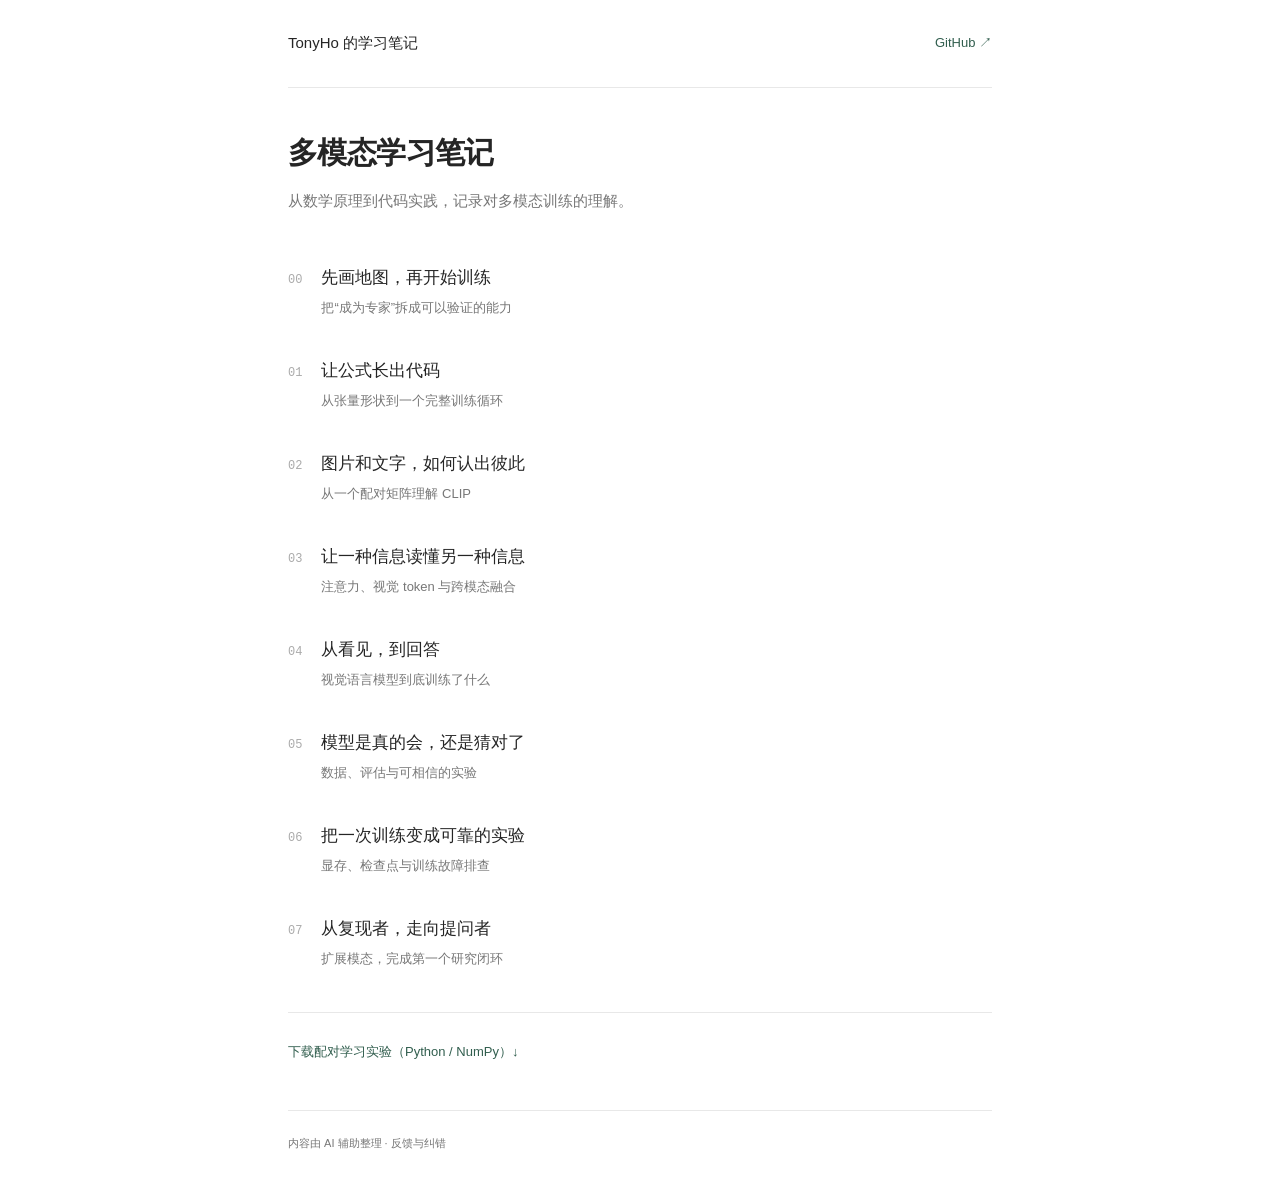
<file: index.html>
<!doctype html>
<html lang="zh-CN"><head><meta charset="utf-8"><meta name="viewport" content="width=device-width, initial-scale=1">
<title>多模态学习笔记 · TonyHo 的学习笔记</title><meta name="description" content="TonyHo 的多模态训练学习博客：从张量、对比学习到视觉语言模型、评估与研究。">
<link rel="icon" href="assets/favicon.svg" type="image/svg+xml"><link rel="stylesheet" href="assets/style.css"></head>
<body><a class="skip" href="#main">跳到正文</a><header><a class="brand" href="index.html">TonyHo 的学习笔记</a><a href="https://github.com/TonyHo0303">GitHub ↗</a></header>
<main id="main"><section class="intro"><h1>多模态学习笔记</h1><p>从数学原理到代码实践，记录对多模态训练的理解。</p></section><ol class="post-list" id="chapters"><li><span class="number">00</span><div><a href="posts/00-roadmap.html">先画地图，再开始训练</a><p>把“成为专家”拆成可以验证的能力</p></div></li><li><span class="number">01</span><div><a href="posts/01-tensors.html">让公式长出代码</a><p>从张量形状到一个完整训练循环</p></div></li><li><span class="number">02</span><div><a href="posts/02-contrastive.html">图片和文字，如何认出彼此</a><p>从一个配对矩阵理解 CLIP</p></div></li><li><span class="number">03</span><div><a href="posts/03-attention.html">让一种信息读懂另一种信息</a><p>注意力、视觉 token 与跨模态融合</p></div></li><li><span class="number">04</span><div><a href="posts/04-vlm.html">从看见，到回答</a><p>视觉语言模型到底训练了什么</p></div></li><li><span class="number">05</span><div><a href="posts/05-data-evaluation.html">模型是真的会，还是猜对了</a><p>数据、评估与可相信的实验</p></div></li><li><span class="number">06</span><div><a href="posts/06-engineering.html">把一次训练变成可靠的实验</a><p>显存、检查点与训练故障排查</p></div></li><li><span class="number">07</span><div><a href="posts/07-research.html">从复现者，走向提问者</a><p>扩展模态，完成第一个研究闭环</p></div></li></ol><p class="download"><a href="examples/contrastive_numpy.py" download>下载配对学习实验（Python / NumPy）↓</a></p></main><footer>内容由 AI 辅助整理 · <a href="https://github.com/TonyHo0303/TonyHo0303.github.io/issues">反馈与纠错</a></footer></body></html>
</file>
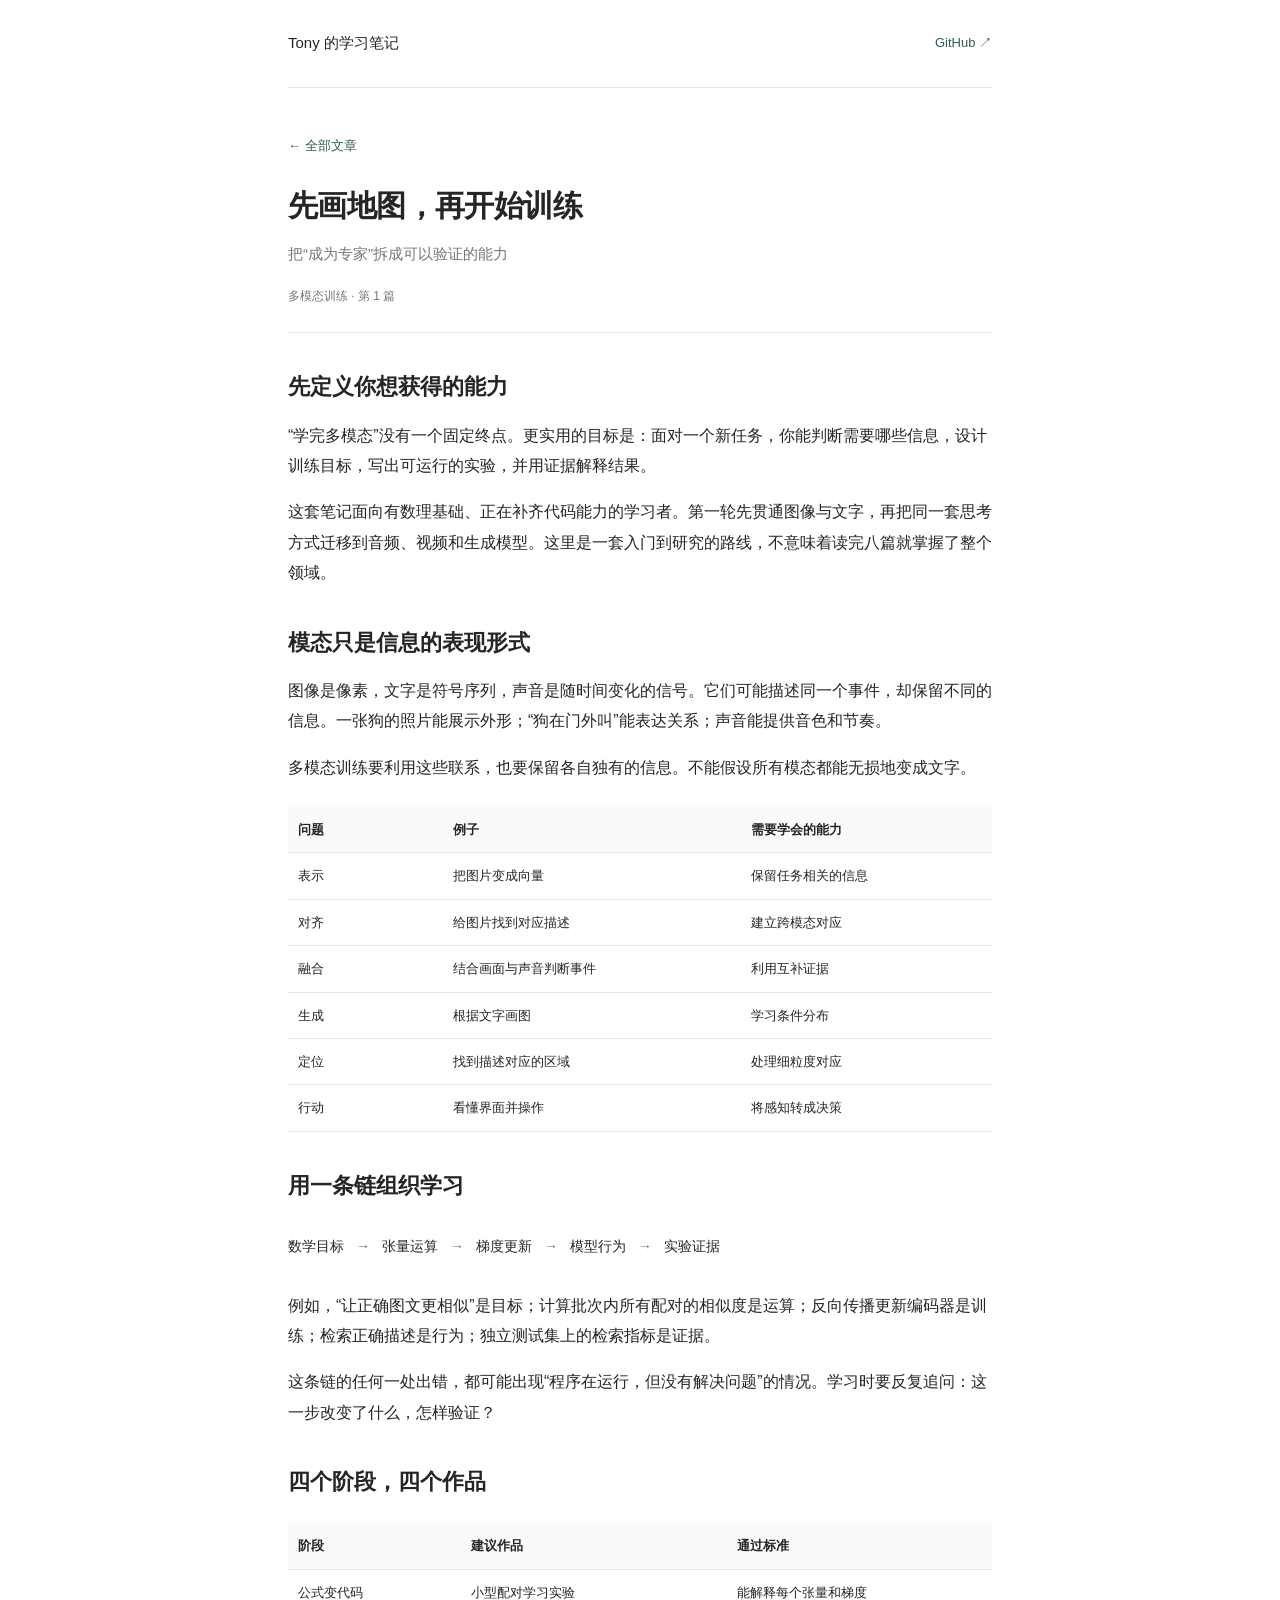
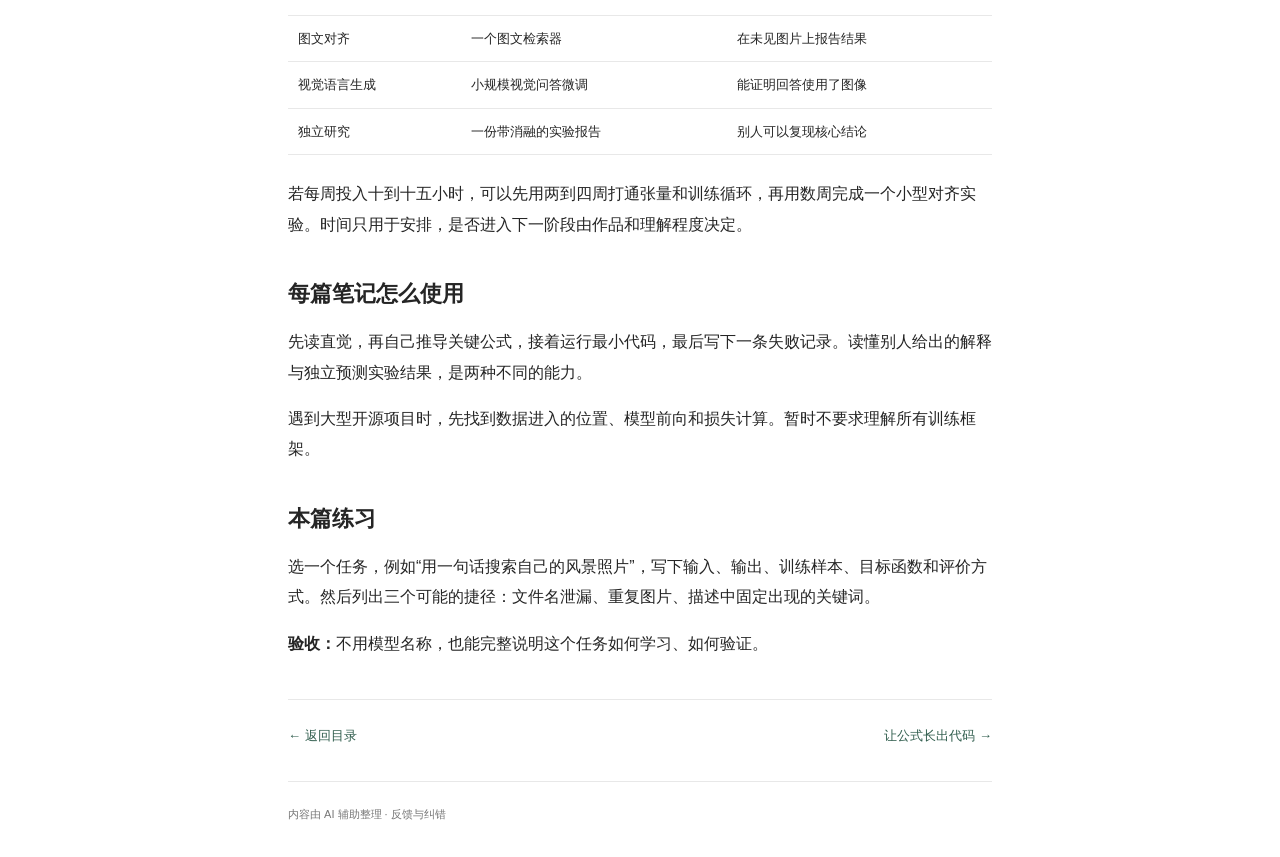
<file: posts/00-roadmap.html>
<!doctype html>
<html lang="zh-CN"><head><meta charset="utf-8"><meta name="viewport" content="width=device-width, initial-scale=1">
<title>先画地图，再开始训练 · Tony 的学习笔记</title><meta name="description" content="认识多模态的主要问题，规划适合数理基础扎实、正在补齐代码能力的学习路径。">
<link rel="icon" href="../assets/favicon.svg" type="image/svg+xml"><link rel="stylesheet" href="../assets/style.css"></head>
<body><a class="skip" href="#main">跳到正文</a><header><a class="brand" href="../index.html">Tony 的学习笔记</a><a href="https://github.com/TonyHo0303">GitHub ↗</a></header>
<main id="main"><article><a class="back" href="../index.html">← 全部文章</a><h1>先画地图，再开始训练</h1><p class="subtitle">把“成为专家”拆成可以验证的能力</p><p class="meta">多模态训练 · 第 1 篇</p><div class="article-body"><h2 id="先定义你想获得的能力">先定义你想获得的能力</h2>
<p>“学完多模态”没有一个固定终点。更实用的目标是：面对一个新任务，你能判断需要哪些信息，设计训练目标，写出可运行的实验，并用证据解释结果。</p>
<p>这套笔记面向有数理基础、正在补齐代码能力的学习者。第一轮先贯通图像与文字，再把同一套思考方式迁移到音频、视频和生成模型。这里是一套入门到研究的路线，不意味着读完八篇就掌握了整个领域。</p>
<h2 id="模态只是信息的表现形式">模态只是信息的表现形式</h2>
<p>图像是像素，文字是符号序列，声音是随时间变化的信号。它们可能描述同一个事件，却保留不同的信息。一张狗的照片能展示外形；“狗在门外叫”能表达关系；声音能提供音色和节奏。</p>
<p>多模态训练要利用这些联系，也要保留各自独有的信息。不能假设所有模态都能无损地变成文字。</p>
<div class="table-wrap"><table>
<thead>
<tr>
<th>问题</th>
<th>例子</th>
<th>需要学会的能力</th>
</tr>
</thead>
<tbody>
<tr>
<td>表示</td>
<td>把图片变成向量</td>
<td>保留任务相关的信息</td>
</tr>
<tr>
<td>对齐</td>
<td>给图片找到对应描述</td>
<td>建立跨模态对应</td>
</tr>
<tr>
<td>融合</td>
<td>结合画面与声音判断事件</td>
<td>利用互补证据</td>
</tr>
<tr>
<td>生成</td>
<td>根据文字画图</td>
<td>学习条件分布</td>
</tr>
<tr>
<td>定位</td>
<td>找到描述对应的区域</td>
<td>处理细粒度对应</td>
</tr>
<tr>
<td>行动</td>
<td>看懂界面并操作</td>
<td>将感知转成决策</td>
</tr>
</tbody>
</table></div>
<h2 id="用一条链组织学习">用一条链组织学习</h2>
<div class="concept-line"><span>数学目标</span><b>→</b><span>张量运算</span><b>→</b><span>梯度更新</span><b>→</b><span>模型行为</span><b>→</b><span>实验证据</span></div>

<p>例如，“让正确图文更相似”是目标；计算批次内所有配对的相似度是运算；反向传播更新编码器是训练；检索正确描述是行为；独立测试集上的检索指标是证据。</p>
<p>这条链的任何一处出错，都可能出现“程序在运行，但没有解决问题”的情况。学习时要反复追问：这一步改变了什么，怎样验证？</p>
<h2 id="四个阶段-四个作品">四个阶段，四个作品</h2>
<div class="table-wrap"><table>
<thead>
<tr>
<th>阶段</th>
<th>建议作品</th>
<th>通过标准</th>
</tr>
</thead>
<tbody>
<tr>
<td>公式变代码</td>
<td>小型配对学习实验</td>
<td>能解释每个张量和梯度</td>
</tr>
<tr>
<td>图文对齐</td>
<td>一个图文检索器</td>
<td>在未见图片上报告结果</td>
</tr>
<tr>
<td>视觉语言生成</td>
<td>小规模视觉问答微调</td>
<td>能证明回答使用了图像</td>
</tr>
<tr>
<td>独立研究</td>
<td>一份带消融的实验报告</td>
<td>别人可以复现核心结论</td>
</tr>
</tbody>
</table></div>
<p>若每周投入十到十五小时，可以先用两到四周打通张量和训练循环，再用数周完成一个小型对齐实验。时间只用于安排，是否进入下一阶段由作品和理解程度决定。</p>
<h2 id="每篇笔记怎么使用">每篇笔记怎么使用</h2>
<p>先读直觉，再自己推导关键公式，接着运行最小代码，最后写下一条失败记录。读懂别人给出的解释与独立预测实验结果，是两种不同的能力。</p>
<p>遇到大型开源项目时，先找到数据进入的位置、模型前向和损失计算。暂时不要求理解所有训练框架。</p>
<h2 id="本篇练习">本篇练习</h2>
<p>选一个任务，例如“用一句话搜索自己的风景照片”，写下输入、输出、训练样本、目标函数和评价方式。然后列出三个可能的捷径：文件名泄漏、重复图片、描述中固定出现的关键词。</p>
<p><strong>验收：</strong>不用模型名称，也能完整说明这个任务如何学习、如何验证。</p></div><nav class="pagination" aria-label="上一篇和下一篇"><a href="../index.html">← 返回目录</a><a href="01-tensors.html">让公式长出代码 →</a></nav></article></main><footer>内容由 AI 辅助整理 · <a href="https://github.com/TonyHo0303/TonyHo0303.github.io/issues">反馈与纠错</a></footer></body></html>
</file>
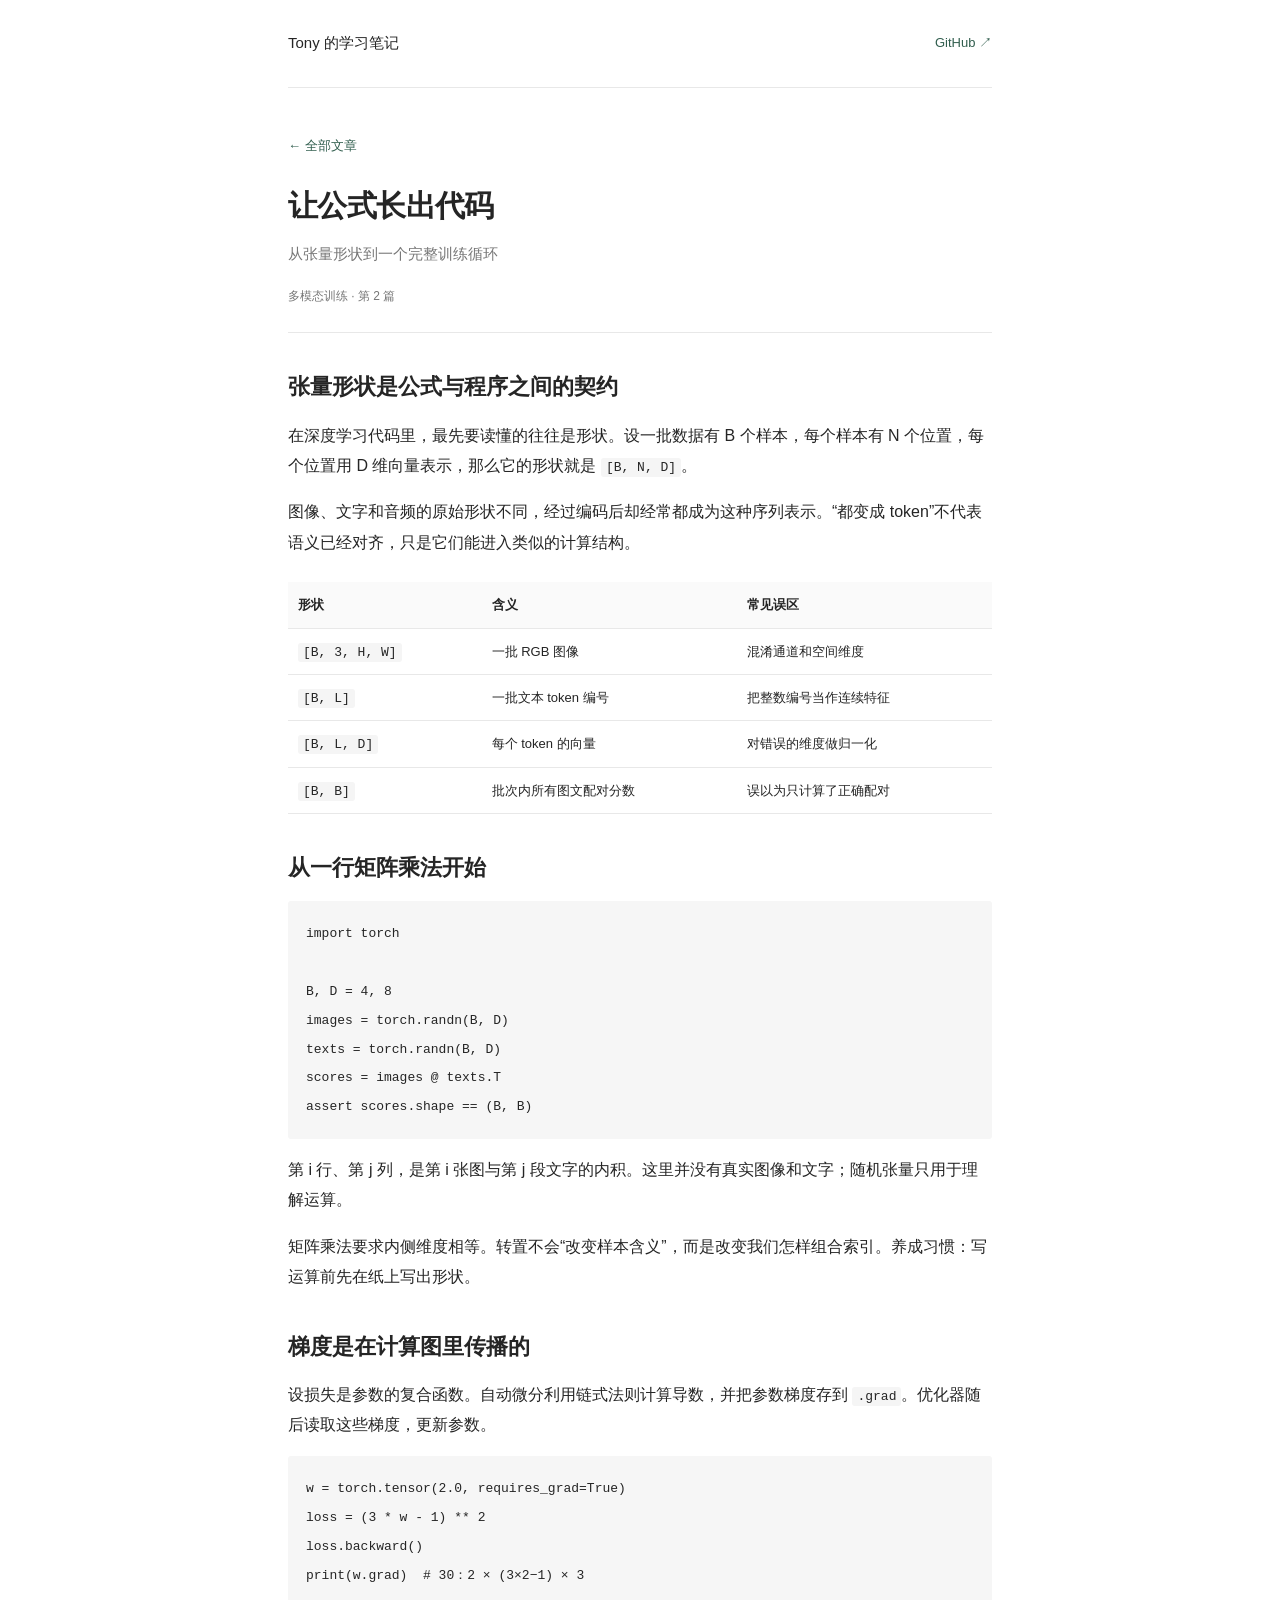
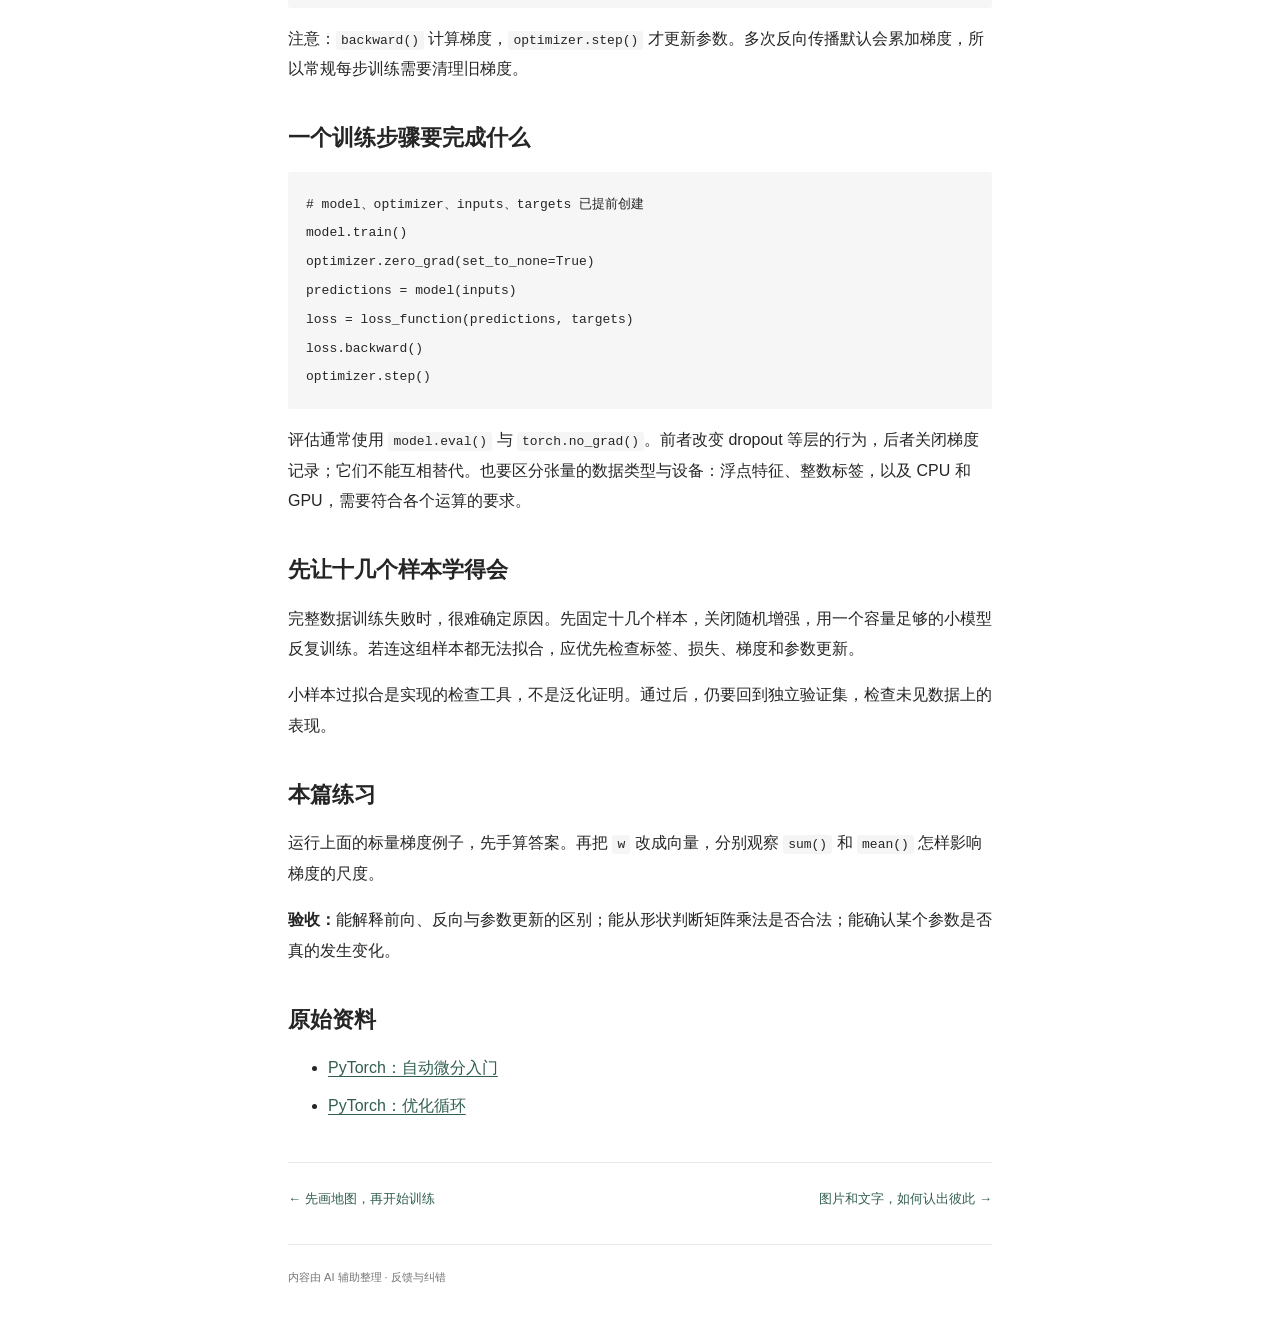
<file: posts/01-tensors.html>
<!doctype html>
<html lang="zh-CN"><head><meta charset="utf-8"><meta name="viewport" content="width=device-width, initial-scale=1">
<title>让公式长出代码 · Tony 的学习笔记</title><meta name="description" content="用形状、计算图和梯度理解 PyTorch，建立能够独立调试的小实验。">
<link rel="icon" href="../assets/favicon.svg" type="image/svg+xml"><link rel="stylesheet" href="../assets/style.css"></head>
<body><a class="skip" href="#main">跳到正文</a><header><a class="brand" href="../index.html">Tony 的学习笔记</a><a href="https://github.com/TonyHo0303">GitHub ↗</a></header>
<main id="main"><article><a class="back" href="../index.html">← 全部文章</a><h1>让公式长出代码</h1><p class="subtitle">从张量形状到一个完整训练循环</p><p class="meta">多模态训练 · 第 2 篇</p><div class="article-body"><h2 id="张量形状是公式与程序之间的契约">张量形状是公式与程序之间的契约</h2>
<p>在深度学习代码里，最先要读懂的往往是形状。设一批数据有 B 个样本，每个样本有 N 个位置，每个位置用 D 维向量表示，那么它的形状就是 <code>[B, N, D]</code>。</p>
<p>图像、文字和音频的原始形状不同，经过编码后却经常都成为这种序列表示。“都变成 token”不代表语义已经对齐，只是它们能进入类似的计算结构。</p>
<div class="table-wrap"><table>
<thead>
<tr>
<th>形状</th>
<th>含义</th>
<th>常见误区</th>
</tr>
</thead>
<tbody>
<tr>
<td><code>[B, 3, H, W]</code></td>
<td>一批 RGB 图像</td>
<td>混淆通道和空间维度</td>
</tr>
<tr>
<td><code>[B, L]</code></td>
<td>一批文本 token 编号</td>
<td>把整数编号当作连续特征</td>
</tr>
<tr>
<td><code>[B, L, D]</code></td>
<td>每个 token 的向量</td>
<td>对错误的维度做归一化</td>
</tr>
<tr>
<td><code>[B, B]</code></td>
<td>批次内所有图文配对分数</td>
<td>误以为只计算了正确配对</td>
</tr>
</tbody>
</table></div>
<h2 id="从一行矩阵乘法开始">从一行矩阵乘法开始</h2>
<pre><code class="language-python">import torch

B, D = 4, 8
images = torch.randn(B, D)
texts = torch.randn(B, D)
scores = images @ texts.T
assert scores.shape == (B, B)
</code></pre>
<p>第 i 行、第 j 列，是第 i 张图与第 j 段文字的内积。这里并没有真实图像和文字；随机张量只用于理解运算。</p>
<p>矩阵乘法要求内侧维度相等。转置不会“改变样本含义”，而是改变我们怎样组合索引。养成习惯：写运算前先在纸上写出形状。</p>
<h2 id="梯度是在计算图里传播的">梯度是在计算图里传播的</h2>
<p>设损失是参数的复合函数。自动微分利用链式法则计算导数，并把参数梯度存到 <code>.grad</code>。优化器随后读取这些梯度，更新参数。</p>
<pre><code class="language-python">w = torch.tensor(2.0, requires_grad=True)
loss = (3 * w - 1) ** 2
loss.backward()
print(w.grad)  # 30：2 × (3×2−1) × 3
</code></pre>
<p>注意：<code>backward()</code> 计算梯度，<code>optimizer.step()</code> 才更新参数。多次反向传播默认会累加梯度，所以常规每步训练需要清理旧梯度。</p>
<h2 id="一个训练步骤要完成什么">一个训练步骤要完成什么</h2>
<pre><code class="language-python"># model、optimizer、inputs、targets 已提前创建
model.train()
optimizer.zero_grad(set_to_none=True)
predictions = model(inputs)
loss = loss_function(predictions, targets)
loss.backward()
optimizer.step()
</code></pre>
<p>评估通常使用 <code>model.eval()</code> 与 <code>torch.no_grad()</code>。前者改变 dropout 等层的行为，后者关闭梯度记录；它们不能互相替代。也要区分张量的数据类型与设备：浮点特征、整数标签，以及 CPU 和 GPU，需要符合各个运算的要求。</p>
<h2 id="先让十几个样本学得会">先让十几个样本学得会</h2>
<p>完整数据训练失败时，很难确定原因。先固定十几个样本，关闭随机增强，用一个容量足够的小模型反复训练。若连这组样本都无法拟合，应优先检查标签、损失、梯度和参数更新。</p>
<p>小样本过拟合是实现的检查工具，不是泛化证明。通过后，仍要回到独立验证集，检查未见数据上的表现。</p>
<h2 id="本篇练习">本篇练习</h2>
<p>运行上面的标量梯度例子，先手算答案。再把 <code>w</code> 改成向量，分别观察 <code>sum()</code> 和 <code>mean()</code> 怎样影响梯度的尺度。</p>
<p><strong>验收：</strong>能解释前向、反向与参数更新的区别；能从形状判断矩阵乘法是否合法；能确认某个参数是否真的发生变化。</p>
<h2 id="原始资料">原始资料</h2>
<ul>
<li><a href="https://docs.pytorch.org/tutorials/beginner/basics/autogradqs_tutorial.html">PyTorch：自动微分入门</a></li>
<li><a href="https://docs.pytorch.org/tutorials/beginner/basics/optimization_tutorial.html">PyTorch：优化循环</a></li>
</ul></div><nav class="pagination" aria-label="上一篇和下一篇"><a href="00-roadmap.html">← 先画地图，再开始训练</a><a href="02-contrastive.html">图片和文字，如何认出彼此 →</a></nav></article></main><footer>内容由 AI 辅助整理 · <a href="https://github.com/TonyHo0303/TonyHo0303.github.io/issues">反馈与纠错</a></footer></body></html>
</file>
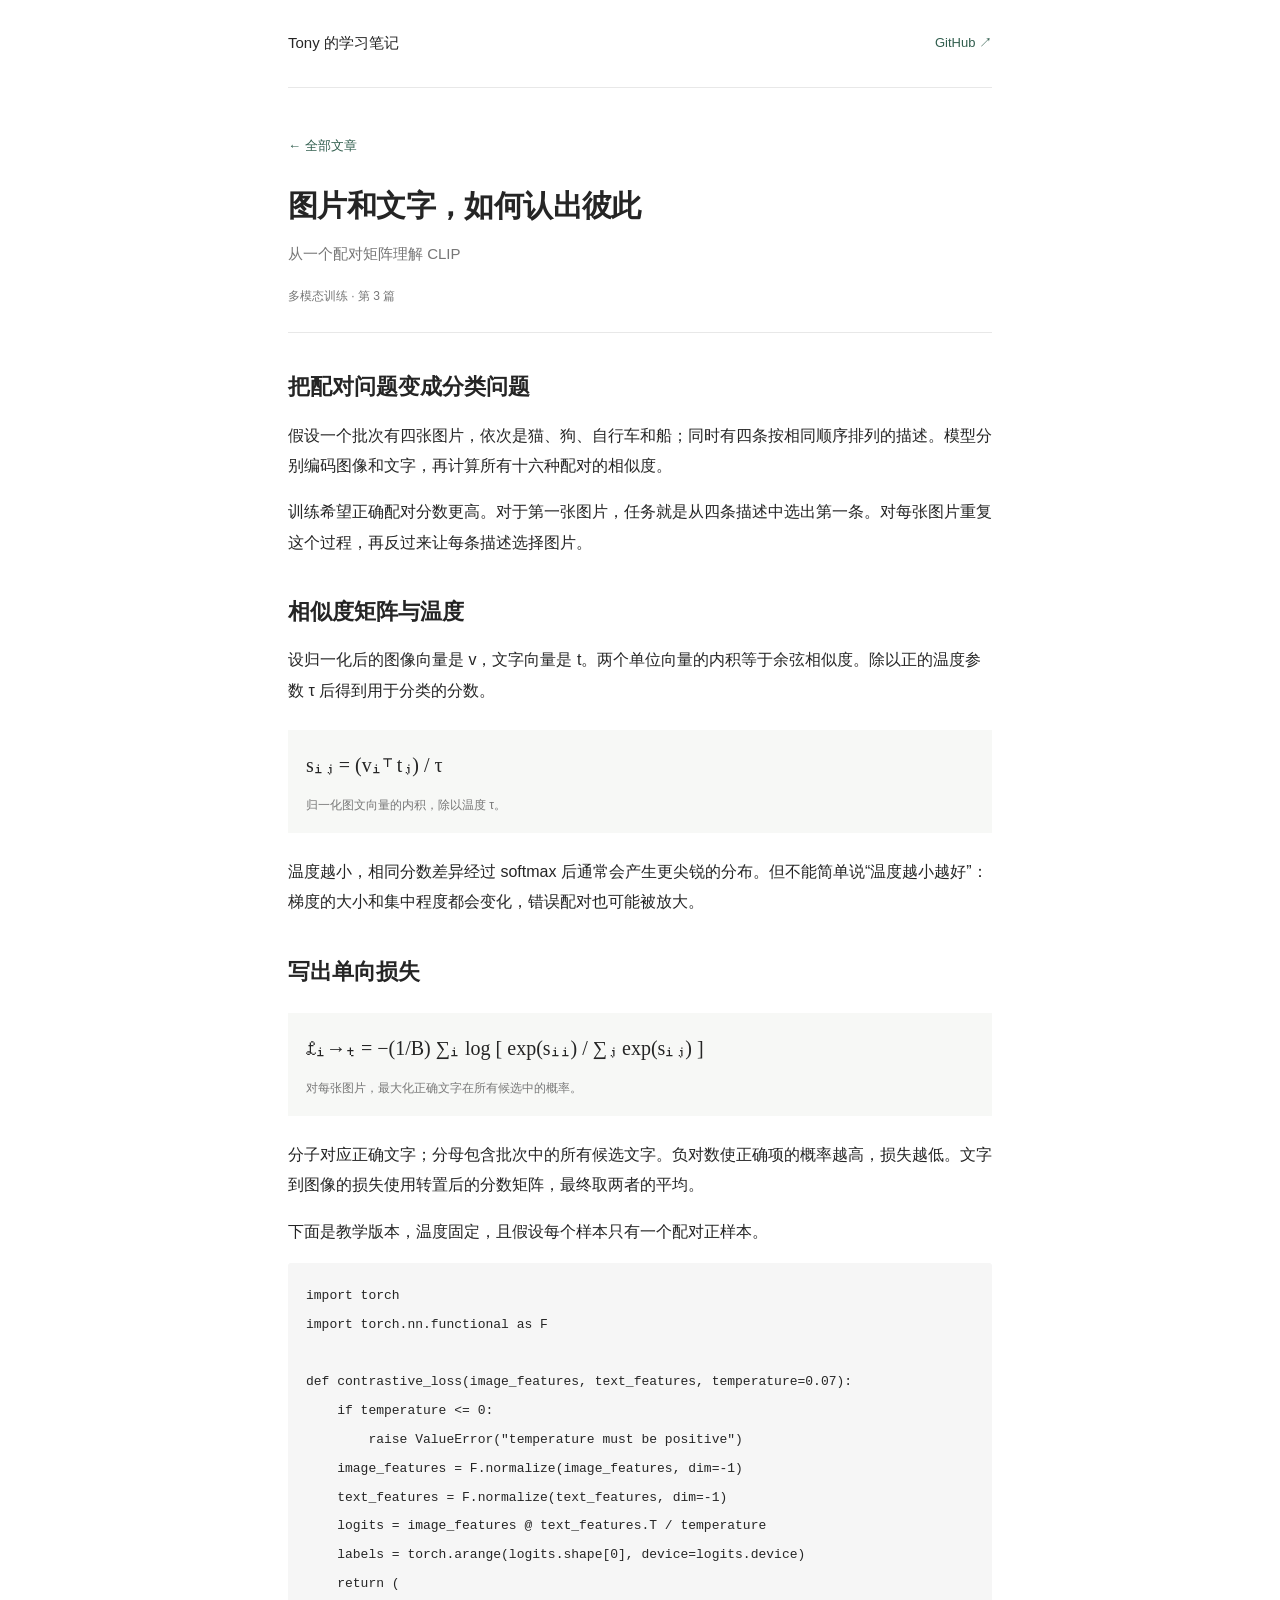
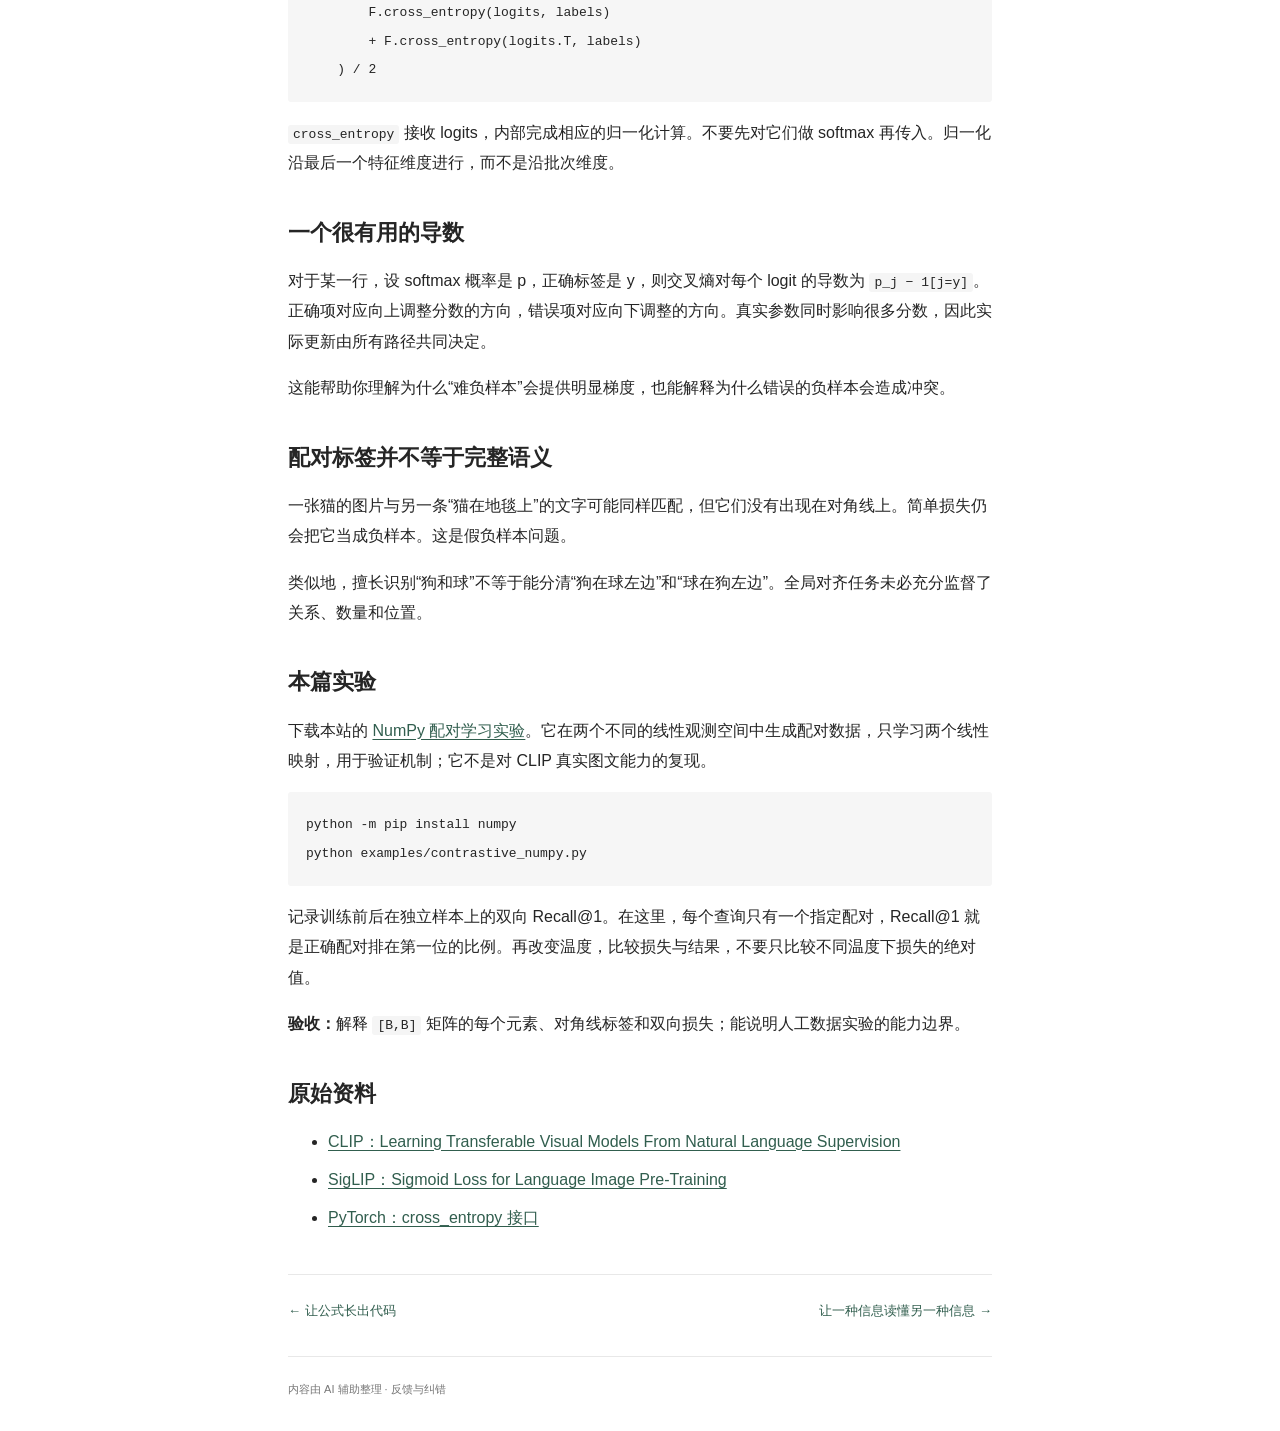
<file: posts/02-contrastive.html>
<!doctype html>
<html lang="zh-CN"><head><meta charset="utf-8"><meta name="viewport" content="width=device-width, initial-scale=1">
<title>图片和文字，如何认出彼此 · Tony 的学习笔记</title><meta name="description" content="推导双向对比损失，理解温度、负样本和图文检索的评估方式。">
<link rel="icon" href="../assets/favicon.svg" type="image/svg+xml"><link rel="stylesheet" href="../assets/style.css"></head>
<body><a class="skip" href="#main">跳到正文</a><header><a class="brand" href="../index.html">Tony 的学习笔记</a><a href="https://github.com/TonyHo0303">GitHub ↗</a></header>
<main id="main"><article><a class="back" href="../index.html">← 全部文章</a><h1>图片和文字，如何认出彼此</h1><p class="subtitle">从一个配对矩阵理解 CLIP</p><p class="meta">多模态训练 · 第 3 篇</p><div class="article-body"><h2 id="把配对问题变成分类问题">把配对问题变成分类问题</h2>
<p>假设一个批次有四张图片，依次是猫、狗、自行车和船；同时有四条按相同顺序排列的描述。模型分别编码图像和文字，再计算所有十六种配对的相似度。</p>
<p>训练希望正确配对分数更高。对于第一张图片，任务就是从四条描述中选出第一条。对每张图片重复这个过程，再反过来让每条描述选择图片。</p>
<h2 id="相似度矩阵与温度">相似度矩阵与温度</h2>
<p>设归一化后的图像向量是 v，文字向量是 t。两个单位向量的内积等于余弦相似度。除以正的温度参数 τ 后得到用于分类的分数。</p>
<div class="formula"><div>sᵢⱼ = (vᵢᵀ tⱼ) / τ</div><p>归一化图文向量的内积，除以温度 τ。</p></div>

<p>温度越小，相同分数差异经过 softmax 后通常会产生更尖锐的分布。但不能简单说“温度越小越好”：梯度的大小和集中程度都会变化，错误配对也可能被放大。</p>
<h2 id="写出单向损失">写出单向损失</h2>
<div class="formula"><div>ℒᵢ→ₜ = −(1/B) ∑ᵢ log [ exp(sᵢᵢ) / ∑ⱼ exp(sᵢⱼ) ]</div><p>对每张图片，最大化正确文字在所有候选中的概率。</p></div>

<p>分子对应正确文字；分母包含批次中的所有候选文字。负对数使正确项的概率越高，损失越低。文字到图像的损失使用转置后的分数矩阵，最终取两者的平均。</p>
<p>下面是教学版本，温度固定，且假设每个样本只有一个配对正样本。</p>
<pre><code class="language-python">import torch
import torch.nn.functional as F

def contrastive_loss(image_features, text_features, temperature=0.07):
    if temperature &lt;= 0:
        raise ValueError(&quot;temperature must be positive&quot;)
    image_features = F.normalize(image_features, dim=-1)
    text_features = F.normalize(text_features, dim=-1)
    logits = image_features @ text_features.T / temperature
    labels = torch.arange(logits.shape[0], device=logits.device)
    return (
        F.cross_entropy(logits, labels)
        + F.cross_entropy(logits.T, labels)
    ) / 2
</code></pre>
<p><code>cross_entropy</code> 接收 logits，内部完成相应的归一化计算。不要先对它们做 softmax 再传入。归一化沿最后一个特征维度进行，而不是沿批次维度。</p>
<h2 id="一个很有用的导数">一个很有用的导数</h2>
<p>对于某一行，设 softmax 概率是 p，正确标签是 y，则交叉熵对每个 logit 的导数为 <code>p_j − 1[j=y]</code>。正确项对应向上调整分数的方向，错误项对应向下调整的方向。真实参数同时影响很多分数，因此实际更新由所有路径共同决定。</p>
<p>这能帮助你理解为什么“难负样本”会提供明显梯度，也能解释为什么错误的负样本会造成冲突。</p>
<h2 id="配对标签并不等于完整语义">配对标签并不等于完整语义</h2>
<p>一张猫的图片与另一条“猫在地毯上”的文字可能同样匹配，但它们没有出现在对角线上。简单损失仍会把它当成负样本。这是假负样本问题。</p>
<p>类似地，擅长识别“狗和球”不等于能分清“狗在球左边”和“球在狗左边”。全局对齐任务未必充分监督了关系、数量和位置。</p>
<h2 id="本篇实验">本篇实验</h2>
<p>下载本站的 <a href="../examples/contrastive_numpy.py">NumPy 配对学习实验</a>。它在两个不同的线性观测空间中生成配对数据，只学习两个线性映射，用于验证机制；它不是对 CLIP 真实图文能力的复现。</p>
<pre><code class="language-bash">python -m pip install numpy
python examples/contrastive_numpy.py
</code></pre>
<p>记录训练前后在独立样本上的双向 Recall@1。在这里，每个查询只有一个指定配对，Recall@1 就是正确配对排在第一位的比例。再改变温度，比较损失与结果，不要只比较不同温度下损失的绝对值。</p>
<p><strong>验收：</strong>解释 <code>[B,B]</code> 矩阵的每个元素、对角线标签和双向损失；能说明人工数据实验的能力边界。</p>
<h2 id="原始资料">原始资料</h2>
<ul>
<li><a href="https://proceedings.mlr.press/v139/radford21a.html">CLIP：Learning Transferable Visual Models From Natural Language Supervision</a></li>
<li><a href="https://arxiv.org/abs/2303.15343">SigLIP：Sigmoid Loss for Language Image Pre-Training</a></li>
<li><a href="https://docs.pytorch.org/docs/stable/generated/torch.nn.functional.cross_entropy.html">PyTorch：cross_entropy 接口</a></li>
</ul></div><nav class="pagination" aria-label="上一篇和下一篇"><a href="01-tensors.html">← 让公式长出代码</a><a href="03-attention.html">让一种信息读懂另一种信息 →</a></nav></article></main><footer>内容由 AI 辅助整理 · <a href="https://github.com/TonyHo0303/TonyHo0303.github.io/issues">反馈与纠错</a></footer></body></html>
</file>
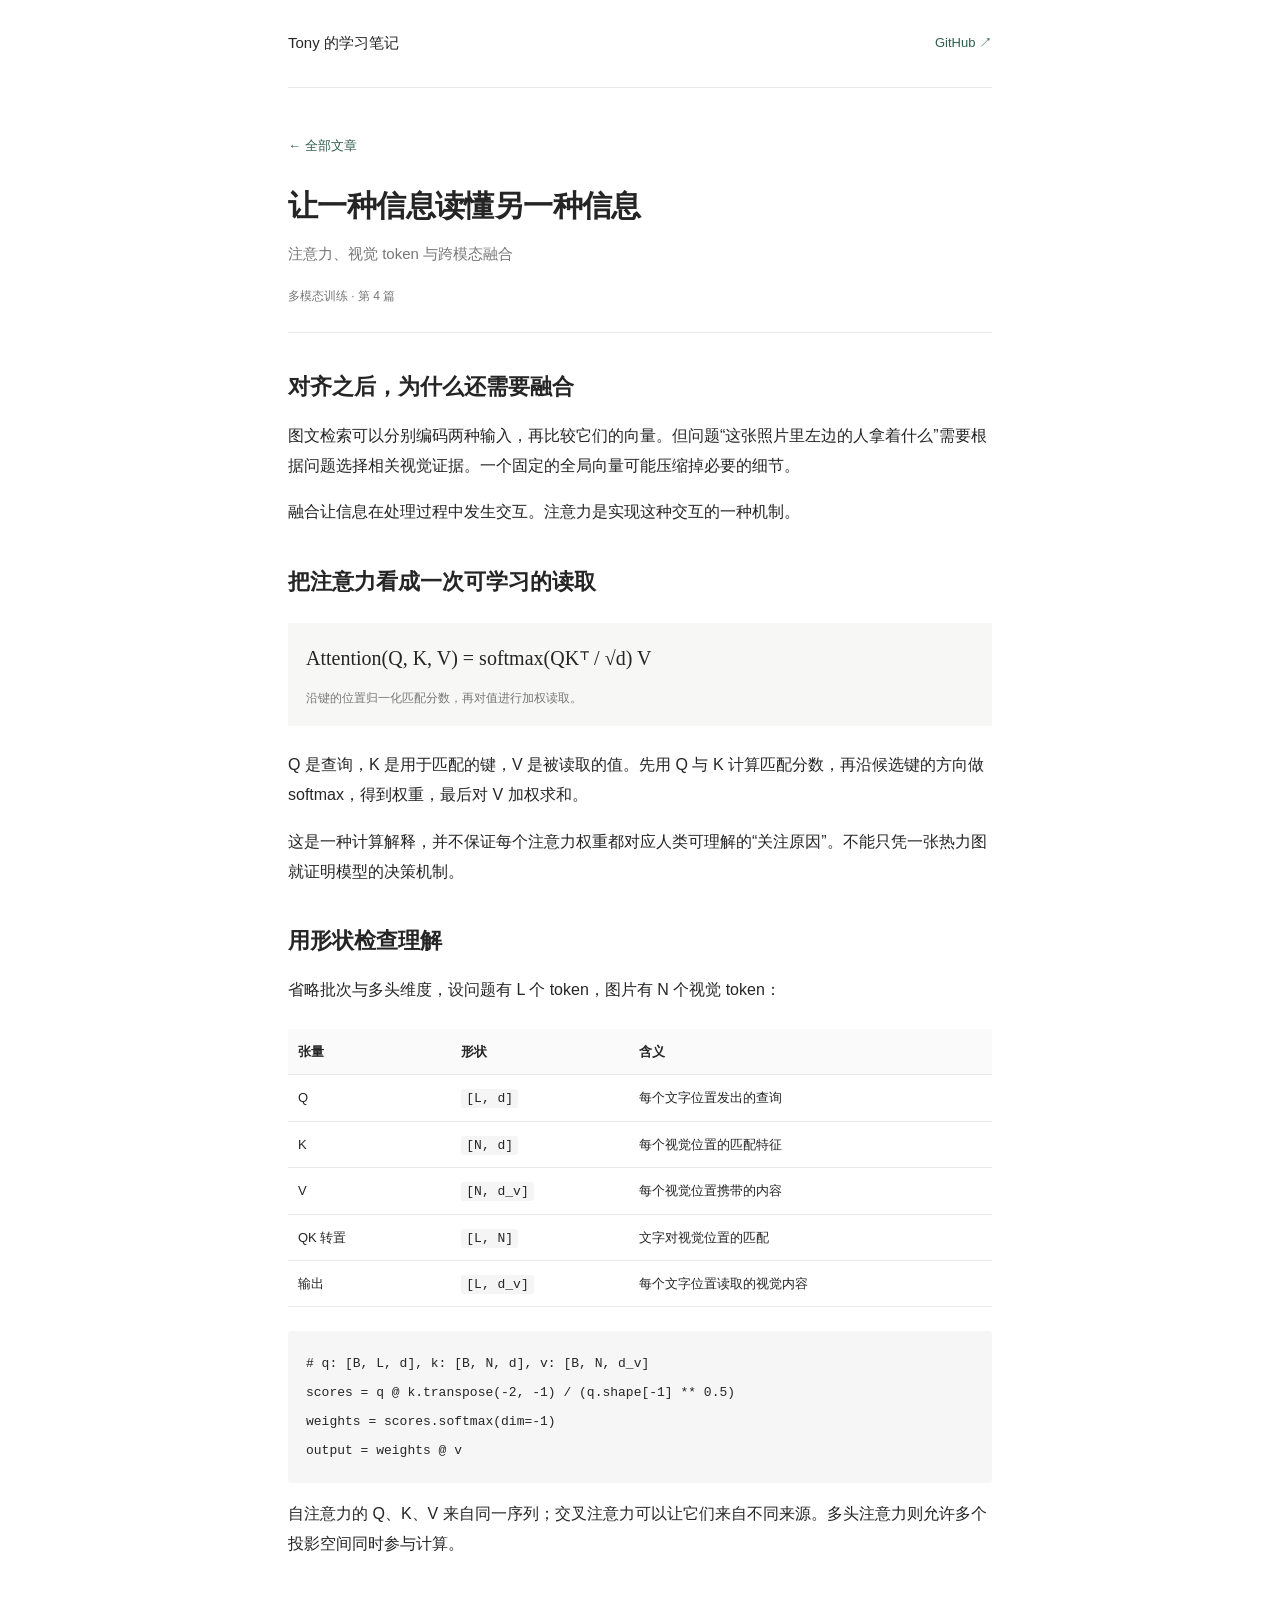
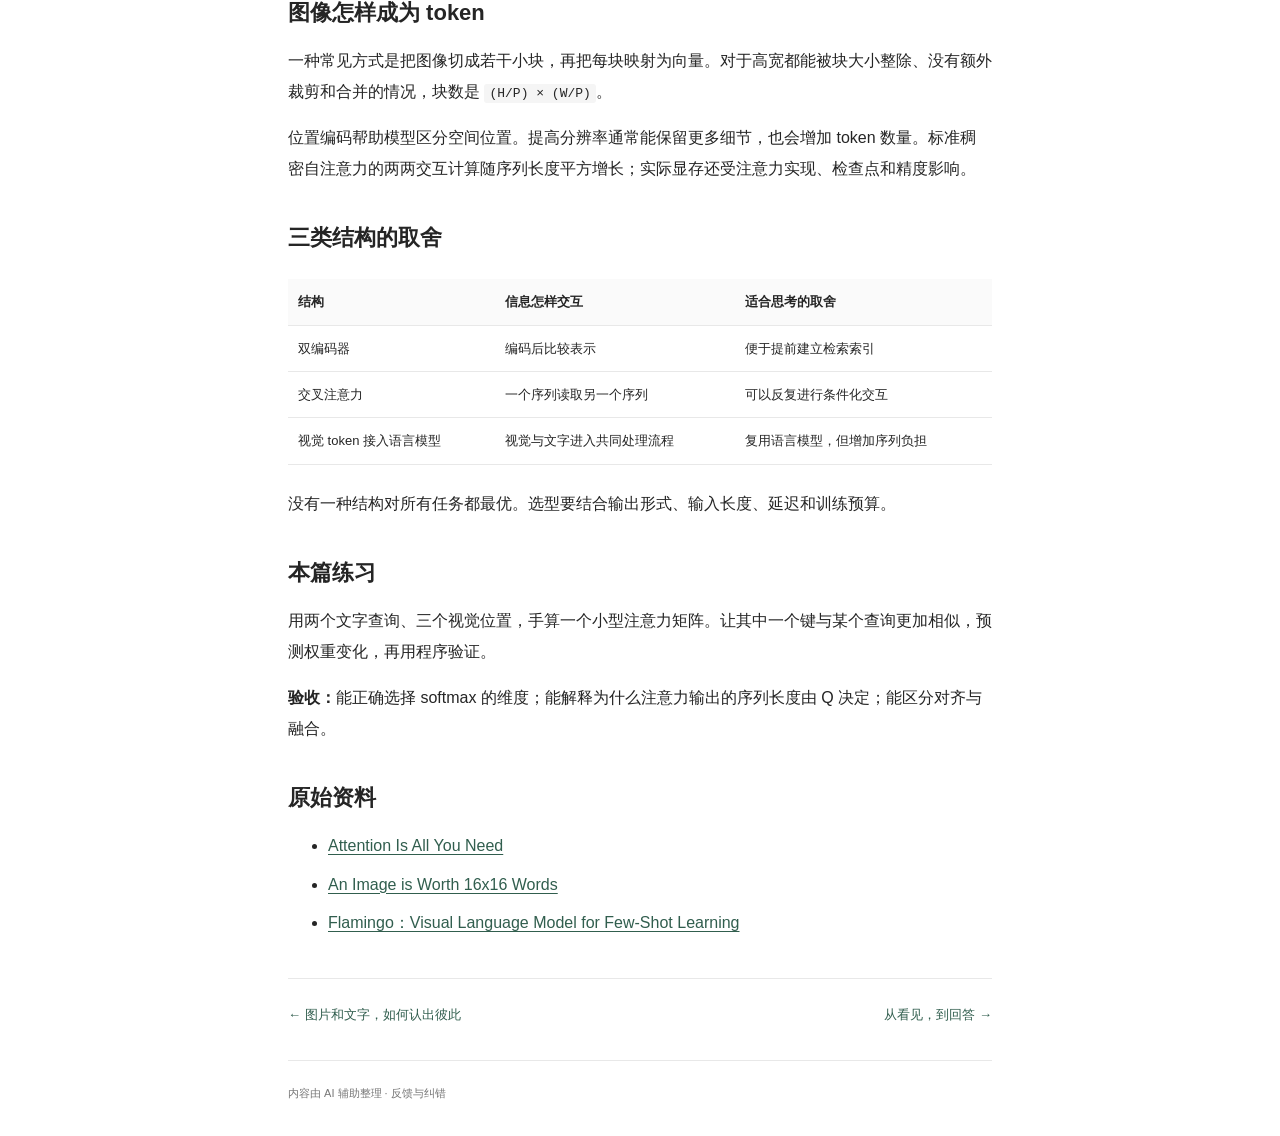
<file: posts/03-attention.html>
<!doctype html>
<html lang="zh-CN"><head><meta charset="utf-8"><meta name="viewport" content="width=device-width, initial-scale=1">
<title>让一种信息读懂另一种信息 · Tony 的学习笔记</title><meta name="description" content="追踪 Q、K、V 的形状，比较双编码器、交叉注意力与视觉 token 拼接。">
<link rel="icon" href="../assets/favicon.svg" type="image/svg+xml"><link rel="stylesheet" href="../assets/style.css"></head>
<body><a class="skip" href="#main">跳到正文</a><header><a class="brand" href="../index.html">Tony 的学习笔记</a><a href="https://github.com/TonyHo0303">GitHub ↗</a></header>
<main id="main"><article><a class="back" href="../index.html">← 全部文章</a><h1>让一种信息读懂另一种信息</h1><p class="subtitle">注意力、视觉 token 与跨模态融合</p><p class="meta">多模态训练 · 第 4 篇</p><div class="article-body"><h2 id="对齐之后-为什么还需要融合">对齐之后，为什么还需要融合</h2>
<p>图文检索可以分别编码两种输入，再比较它们的向量。但问题“这张照片里左边的人拿着什么”需要根据问题选择相关视觉证据。一个固定的全局向量可能压缩掉必要的细节。</p>
<p>融合让信息在处理过程中发生交互。注意力是实现这种交互的一种机制。</p>
<h2 id="把注意力看成一次可学习的读取">把注意力看成一次可学习的读取</h2>
<div class="formula"><div>Attention(Q, K, V) = softmax(QKᵀ / √d) V</div><p>沿键的位置归一化匹配分数，再对值进行加权读取。</p></div>

<p>Q 是查询，K 是用于匹配的键，V 是被读取的值。先用 Q 与 K 计算匹配分数，再沿候选键的方向做 softmax，得到权重，最后对 V 加权求和。</p>
<p>这是一种计算解释，并不保证每个注意力权重都对应人类可理解的“关注原因”。不能只凭一张热力图就证明模型的决策机制。</p>
<h2 id="用形状检查理解">用形状检查理解</h2>
<p>省略批次与多头维度，设问题有 L 个 token，图片有 N 个视觉 token：</p>
<div class="table-wrap"><table>
<thead>
<tr>
<th>张量</th>
<th>形状</th>
<th>含义</th>
</tr>
</thead>
<tbody>
<tr>
<td>Q</td>
<td><code>[L, d]</code></td>
<td>每个文字位置发出的查询</td>
</tr>
<tr>
<td>K</td>
<td><code>[N, d]</code></td>
<td>每个视觉位置的匹配特征</td>
</tr>
<tr>
<td>V</td>
<td><code>[N, d_v]</code></td>
<td>每个视觉位置携带的内容</td>
</tr>
<tr>
<td>QK 转置</td>
<td><code>[L, N]</code></td>
<td>文字对视觉位置的匹配</td>
</tr>
<tr>
<td>输出</td>
<td><code>[L, d_v]</code></td>
<td>每个文字位置读取的视觉内容</td>
</tr>
</tbody>
</table></div>
<pre><code class="language-python"># q: [B, L, d], k: [B, N, d], v: [B, N, d_v]
scores = q @ k.transpose(-2, -1) / (q.shape[-1] ** 0.5)
weights = scores.softmax(dim=-1)
output = weights @ v
</code></pre>
<p>自注意力的 Q、K、V 来自同一序列；交叉注意力可以让它们来自不同来源。多头注意力则允许多个投影空间同时参与计算。</p>
<h2 id="图像怎样成为-token">图像怎样成为 token</h2>
<p>一种常见方式是把图像切成若干小块，再把每块映射为向量。对于高宽都能被块大小整除、没有额外裁剪和合并的情况，块数是 <code>(H/P) × (W/P)</code>。</p>
<p>位置编码帮助模型区分空间位置。提高分辨率通常能保留更多细节，也会增加 token 数量。标准稠密自注意力的两两交互计算随序列长度平方增长；实际显存还受注意力实现、检查点和精度影响。</p>
<h2 id="三类结构的取舍">三类结构的取舍</h2>
<div class="table-wrap"><table>
<thead>
<tr>
<th>结构</th>
<th>信息怎样交互</th>
<th>适合思考的取舍</th>
</tr>
</thead>
<tbody>
<tr>
<td>双编码器</td>
<td>编码后比较表示</td>
<td>便于提前建立检索索引</td>
</tr>
<tr>
<td>交叉注意力</td>
<td>一个序列读取另一个序列</td>
<td>可以反复进行条件化交互</td>
</tr>
<tr>
<td>视觉 token 接入语言模型</td>
<td>视觉与文字进入共同处理流程</td>
<td>复用语言模型，但增加序列负担</td>
</tr>
</tbody>
</table></div>
<p>没有一种结构对所有任务都最优。选型要结合输出形式、输入长度、延迟和训练预算。</p>
<h2 id="本篇练习">本篇练习</h2>
<p>用两个文字查询、三个视觉位置，手算一个小型注意力矩阵。让其中一个键与某个查询更加相似，预测权重变化，再用程序验证。</p>
<p><strong>验收：</strong>能正确选择 softmax 的维度；能解释为什么注意力输出的序列长度由 Q 决定；能区分对齐与融合。</p>
<h2 id="原始资料">原始资料</h2>
<ul>
<li><a href="https://arxiv.org/abs/1706.03762">Attention Is All You Need</a></li>
<li><a href="https://arxiv.org/abs/2010.11929">An Image is Worth 16x16 Words</a></li>
<li><a href="https://arxiv.org/abs/2204.14198">Flamingo：Visual Language Model for Few-Shot Learning</a></li>
</ul></div><nav class="pagination" aria-label="上一篇和下一篇"><a href="02-contrastive.html">← 图片和文字，如何认出彼此</a><a href="04-vlm.html">从看见，到回答 →</a></nav></article></main><footer>内容由 AI 辅助整理 · <a href="https://github.com/TonyHo0303/TonyHo0303.github.io/issues">反馈与纠错</a></footer></body></html>
</file>
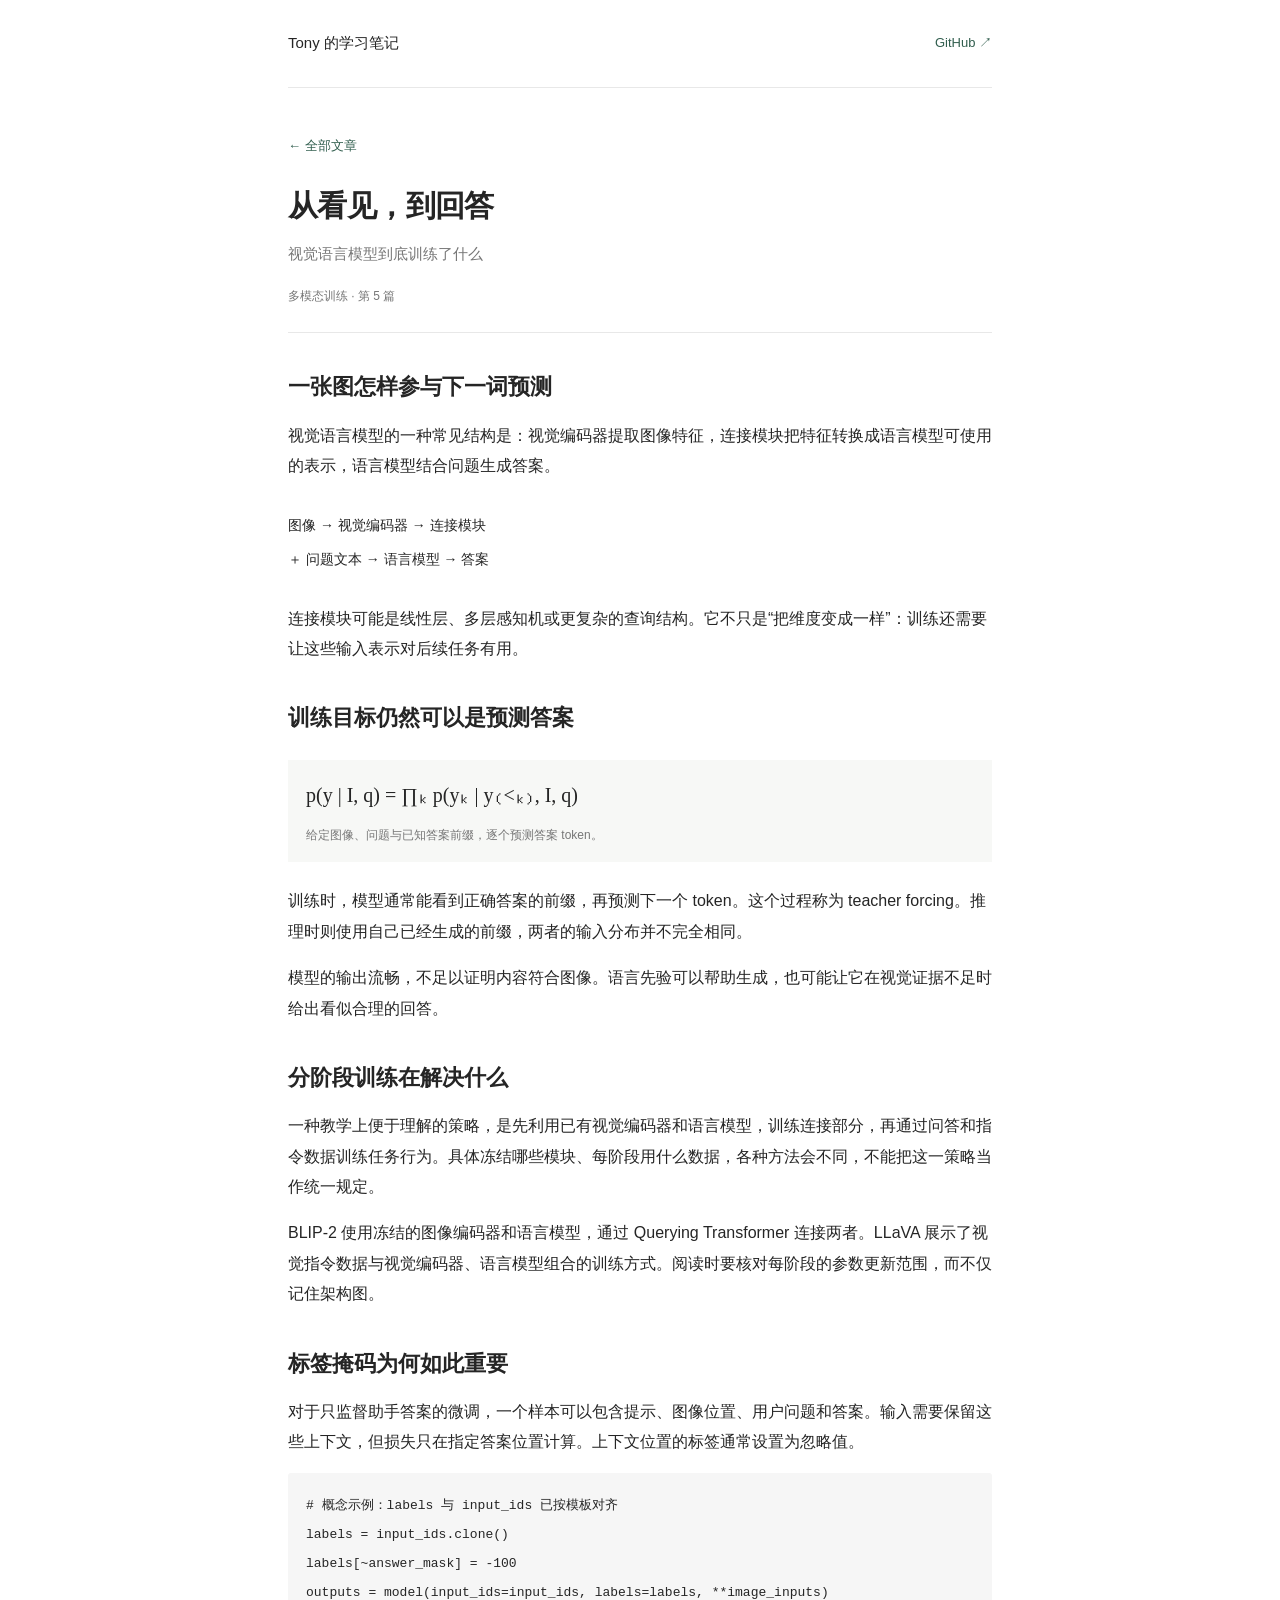
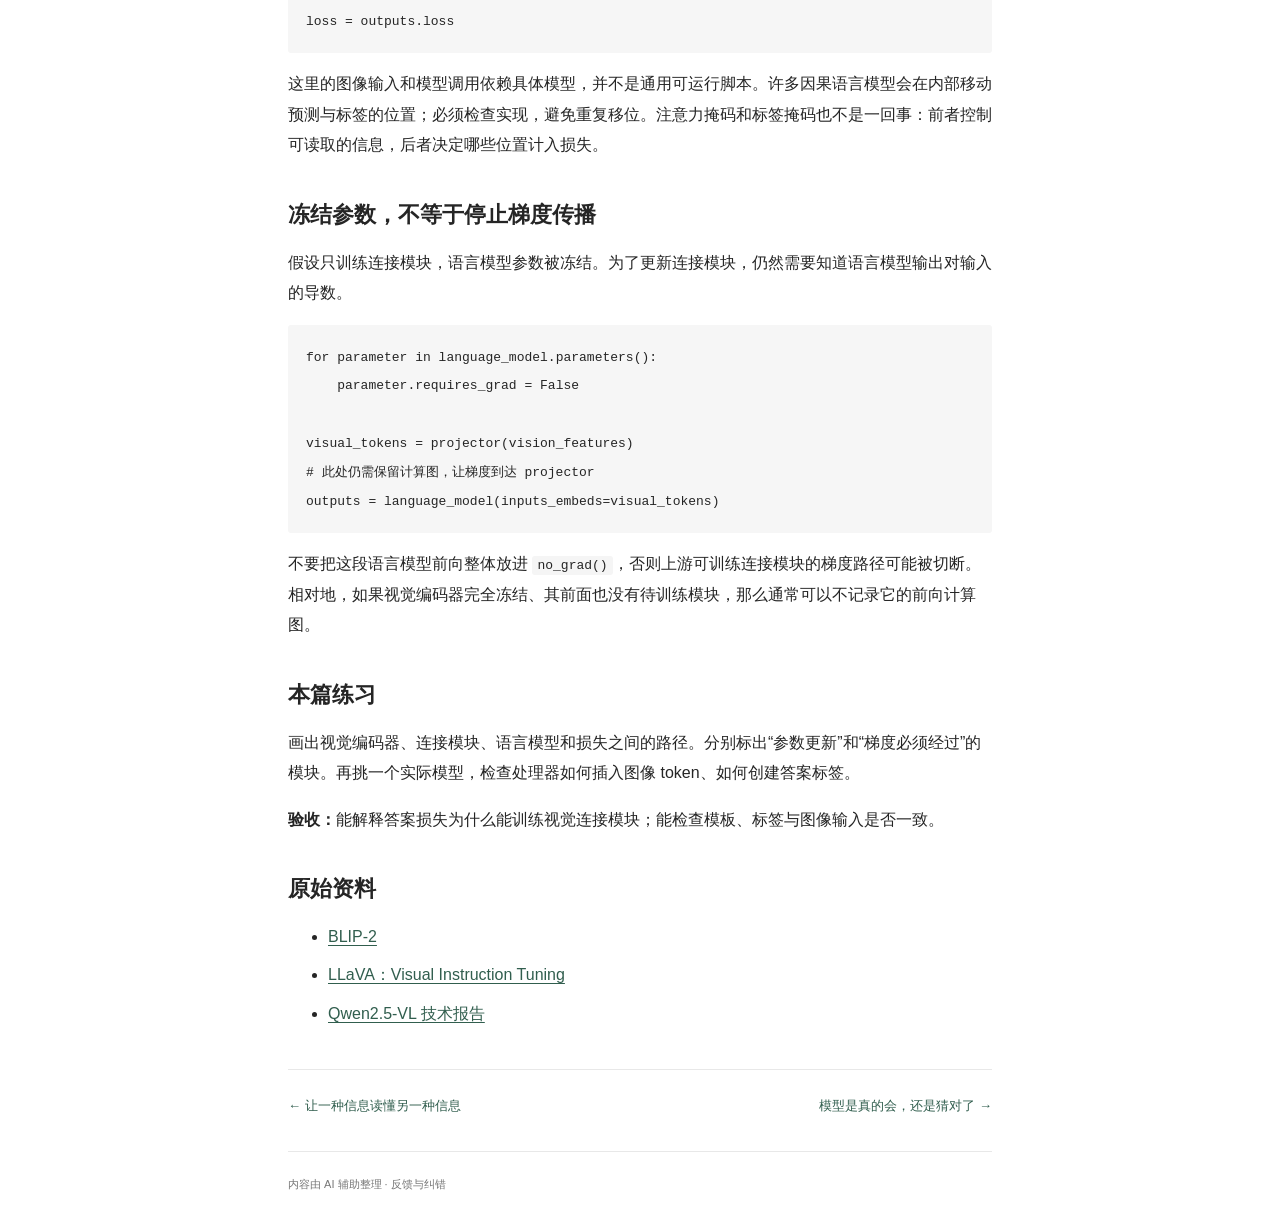
<file: posts/04-vlm.html>
<!doctype html>
<html lang="zh-CN"><head><meta charset="utf-8"><meta name="viewport" content="width=device-width, initial-scale=1">
<title>从看见，到回答 · Tony 的学习笔记</title><meta name="description" content="理解连接模块、分阶段训练、指令数据和答案标签，避免冻结参数时切断梯度。">
<link rel="icon" href="../assets/favicon.svg" type="image/svg+xml"><link rel="stylesheet" href="../assets/style.css"></head>
<body><a class="skip" href="#main">跳到正文</a><header><a class="brand" href="../index.html">Tony 的学习笔记</a><a href="https://github.com/TonyHo0303">GitHub ↗</a></header>
<main id="main"><article><a class="back" href="../index.html">← 全部文章</a><h1>从看见，到回答</h1><p class="subtitle">视觉语言模型到底训练了什么</p><p class="meta">多模态训练 · 第 5 篇</p><div class="article-body"><h2 id="一张图怎样参与下一词预测">一张图怎样参与下一词预测</h2>
<p>视觉语言模型的一种常见结构是：视觉编码器提取图像特征，连接模块把特征转换成语言模型可使用的表示，语言模型结合问题生成答案。</p>
<div class="pipeline"><span>图像 → 视觉编码器 → 连接模块</span><span>＋ 问题文本 → 语言模型 → 答案</span></div>

<p>连接模块可能是线性层、多层感知机或更复杂的查询结构。它不只是“把维度变成一样”：训练还需要让这些输入表示对后续任务有用。</p>
<h2 id="训练目标仍然可以是预测答案">训练目标仍然可以是预测答案</h2>
<div class="formula"><div>p(y | I, q) = ∏ₖ p(yₖ | y₍<ₖ₎, I, q)</div><p>给定图像、问题与已知答案前缀，逐个预测答案 token。</p></div>

<p>训练时，模型通常能看到正确答案的前缀，再预测下一个 token。这个过程称为 teacher forcing。推理时则使用自己已经生成的前缀，两者的输入分布并不完全相同。</p>
<p>模型的输出流畅，不足以证明内容符合图像。语言先验可以帮助生成，也可能让它在视觉证据不足时给出看似合理的回答。</p>
<h2 id="分阶段训练在解决什么">分阶段训练在解决什么</h2>
<p>一种教学上便于理解的策略，是先利用已有视觉编码器和语言模型，训练连接部分，再通过问答和指令数据训练任务行为。具体冻结哪些模块、每阶段用什么数据，各种方法会不同，不能把这一策略当作统一规定。</p>
<p>BLIP-2 使用冻结的图像编码器和语言模型，通过 Querying Transformer 连接两者。LLaVA 展示了视觉指令数据与视觉编码器、语言模型组合的训练方式。阅读时要核对每阶段的参数更新范围，而不仅记住架构图。</p>
<h2 id="标签掩码为何如此重要">标签掩码为何如此重要</h2>
<p>对于只监督助手答案的微调，一个样本可以包含提示、图像位置、用户问题和答案。输入需要保留这些上下文，但损失只在指定答案位置计算。上下文位置的标签通常设置为忽略值。</p>
<pre><code class="language-python"># 概念示例：labels 与 input_ids 已按模板对齐
labels = input_ids.clone()
labels[~answer_mask] = -100
outputs = model(input_ids=input_ids, labels=labels, **image_inputs)
loss = outputs.loss
</code></pre>
<p>这里的图像输入和模型调用依赖具体模型，并不是通用可运行脚本。许多因果语言模型会在内部移动预测与标签的位置；必须检查实现，避免重复移位。注意力掩码和标签掩码也不是一回事：前者控制可读取的信息，后者决定哪些位置计入损失。</p>
<h2 id="冻结参数-不等于停止梯度传播">冻结参数，不等于停止梯度传播</h2>
<p>假设只训练连接模块，语言模型参数被冻结。为了更新连接模块，仍然需要知道语言模型输出对输入的导数。</p>
<pre><code class="language-python">for parameter in language_model.parameters():
    parameter.requires_grad = False

visual_tokens = projector(vision_features)
# 此处仍需保留计算图，让梯度到达 projector
outputs = language_model(inputs_embeds=visual_tokens)
</code></pre>
<p>不要把这段语言模型前向整体放进 <code>no_grad()</code>，否则上游可训练连接模块的梯度路径可能被切断。相对地，如果视觉编码器完全冻结、其前面也没有待训练模块，那么通常可以不记录它的前向计算图。</p>
<h2 id="本篇练习">本篇练习</h2>
<p>画出视觉编码器、连接模块、语言模型和损失之间的路径。分别标出“参数更新”和“梯度必须经过”的模块。再挑一个实际模型，检查处理器如何插入图像 token、如何创建答案标签。</p>
<p><strong>验收：</strong>能解释答案损失为什么能训练视觉连接模块；能检查模板、标签与图像输入是否一致。</p>
<h2 id="原始资料">原始资料</h2>
<ul>
<li><a href="https://arxiv.org/abs/2301.12597">BLIP-2</a></li>
<li><a href="https://arxiv.org/abs/2304.08485">LLaVA：Visual Instruction Tuning</a></li>
<li><a href="https://arxiv.org/abs/2502.13923">Qwen2.5-VL 技术报告</a></li>
</ul></div><nav class="pagination" aria-label="上一篇和下一篇"><a href="03-attention.html">← 让一种信息读懂另一种信息</a><a href="05-data-evaluation.html">模型是真的会，还是猜对了 →</a></nav></article></main><footer>内容由 AI 辅助整理 · <a href="https://github.com/TonyHo0303/TonyHo0303.github.io/issues">反馈与纠错</a></footer></body></html>
</file>
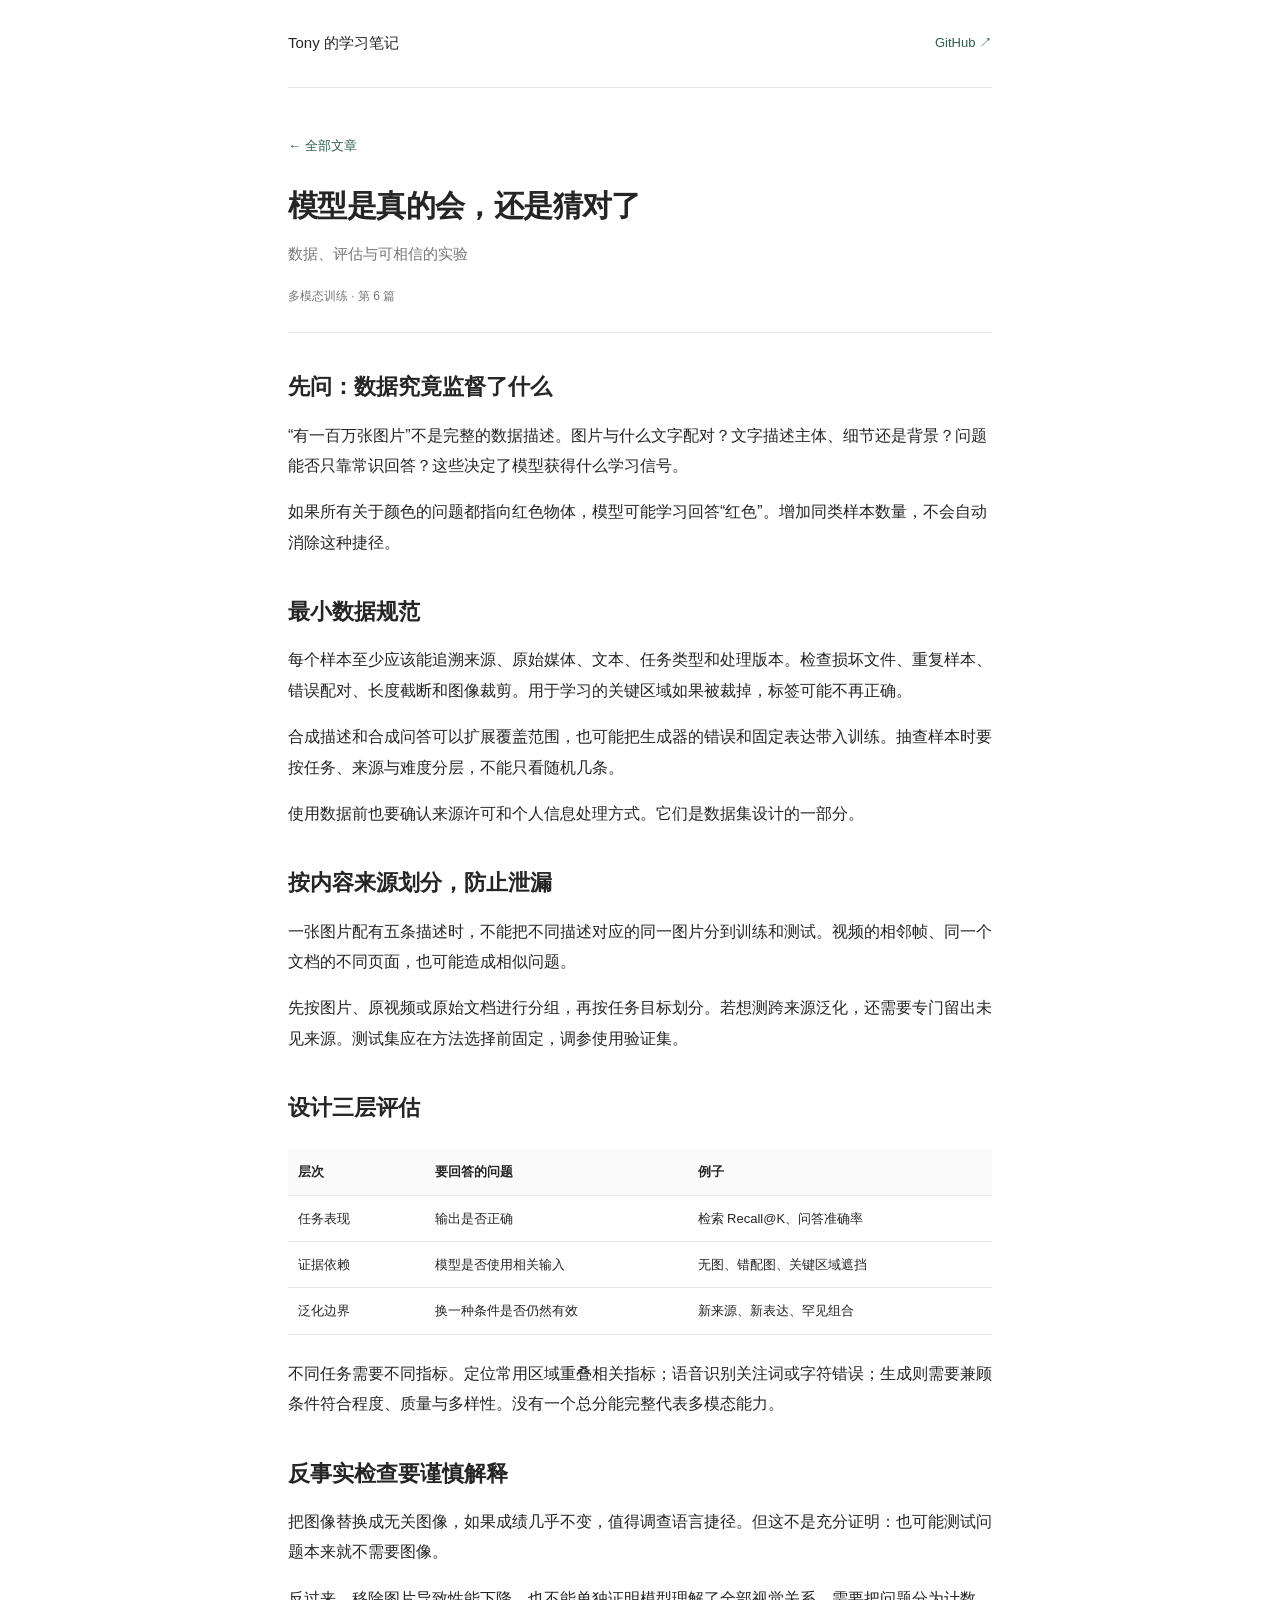
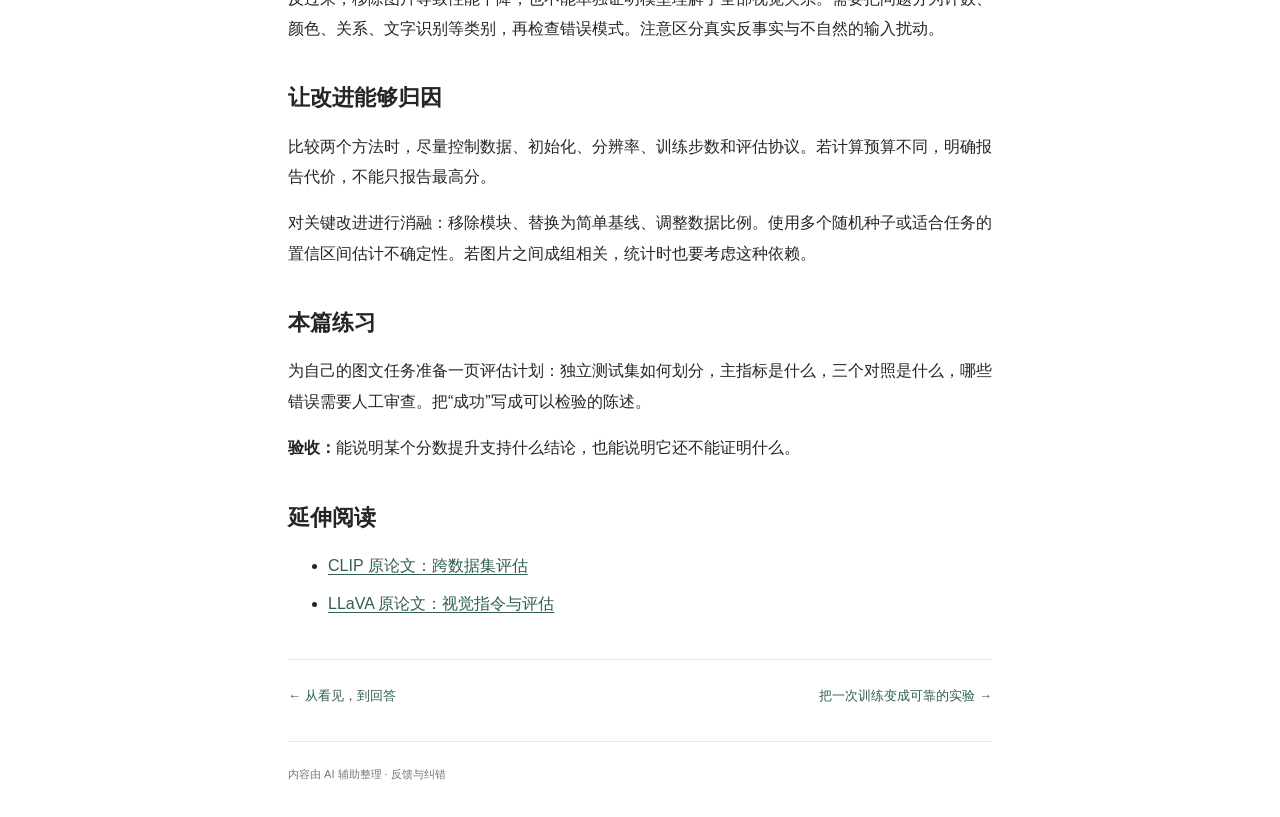
<file: posts/05-data-evaluation.html>
<!doctype html>
<html lang="zh-CN"><head><meta charset="utf-8"><meta name="viewport" content="width=device-width, initial-scale=1">
<title>模型是真的会，还是猜对了 · Tony 的学习笔记</title><meta name="description" content="识别数据泄漏和语言捷径，通过独立测试、对照和消融判断进步来自哪里。">
<link rel="icon" href="../assets/favicon.svg" type="image/svg+xml"><link rel="stylesheet" href="../assets/style.css"></head>
<body><a class="skip" href="#main">跳到正文</a><header><a class="brand" href="../index.html">Tony 的学习笔记</a><a href="https://github.com/TonyHo0303">GitHub ↗</a></header>
<main id="main"><article><a class="back" href="../index.html">← 全部文章</a><h1>模型是真的会，还是猜对了</h1><p class="subtitle">数据、评估与可相信的实验</p><p class="meta">多模态训练 · 第 6 篇</p><div class="article-body"><h2 id="先问-数据究竟监督了什么">先问：数据究竟监督了什么</h2>
<p>“有一百万张图片”不是完整的数据描述。图片与什么文字配对？文字描述主体、细节还是背景？问题能否只靠常识回答？这些决定了模型获得什么学习信号。</p>
<p>如果所有关于颜色的问题都指向红色物体，模型可能学习回答“红色”。增加同类样本数量，不会自动消除这种捷径。</p>
<h2 id="最小数据规范">最小数据规范</h2>
<p>每个样本至少应该能追溯来源、原始媒体、文本、任务类型和处理版本。检查损坏文件、重复样本、错误配对、长度截断和图像裁剪。用于学习的关键区域如果被裁掉，标签可能不再正确。</p>
<p>合成描述和合成问答可以扩展覆盖范围，也可能把生成器的错误和固定表达带入训练。抽查样本时要按任务、来源与难度分层，不能只看随机几条。</p>
<p>使用数据前也要确认来源许可和个人信息处理方式。它们是数据集设计的一部分。</p>
<h2 id="按内容来源划分-防止泄漏">按内容来源划分，防止泄漏</h2>
<p>一张图片配有五条描述时，不能把不同描述对应的同一图片分到训练和测试。视频的相邻帧、同一个文档的不同页面，也可能造成相似问题。</p>
<p>先按图片、原视频或原始文档进行分组，再按任务目标划分。若想测跨来源泛化，还需要专门留出未见来源。测试集应在方法选择前固定，调参使用验证集。</p>
<h2 id="设计三层评估">设计三层评估</h2>
<div class="table-wrap"><table>
<thead>
<tr>
<th>层次</th>
<th>要回答的问题</th>
<th>例子</th>
</tr>
</thead>
<tbody>
<tr>
<td>任务表现</td>
<td>输出是否正确</td>
<td>检索 Recall@K、问答准确率</td>
</tr>
<tr>
<td>证据依赖</td>
<td>模型是否使用相关输入</td>
<td>无图、错配图、关键区域遮挡</td>
</tr>
<tr>
<td>泛化边界</td>
<td>换一种条件是否仍然有效</td>
<td>新来源、新表达、罕见组合</td>
</tr>
</tbody>
</table></div>
<p>不同任务需要不同指标。定位常用区域重叠相关指标；语音识别关注词或字符错误；生成则需要兼顾条件符合程度、质量与多样性。没有一个总分能完整代表多模态能力。</p>
<h2 id="反事实检查要谨慎解释">反事实检查要谨慎解释</h2>
<p>把图像替换成无关图像，如果成绩几乎不变，值得调查语言捷径。但这不是充分证明：也可能测试问题本来就不需要图像。</p>
<p>反过来，移除图片导致性能下降，也不能单独证明模型理解了全部视觉关系。需要把问题分为计数、颜色、关系、文字识别等类别，再检查错误模式。注意区分真实反事实与不自然的输入扰动。</p>
<h2 id="让改进能够归因">让改进能够归因</h2>
<p>比较两个方法时，尽量控制数据、初始化、分辨率、训练步数和评估协议。若计算预算不同，明确报告代价，不能只报告最高分。</p>
<p>对关键改进进行消融：移除模块、替换为简单基线、调整数据比例。使用多个随机种子或适合任务的置信区间估计不确定性。若图片之间成组相关，统计时也要考虑这种依赖。</p>
<h2 id="本篇练习">本篇练习</h2>
<p>为自己的图文任务准备一页评估计划：独立测试集如何划分，主指标是什么，三个对照是什么，哪些错误需要人工审查。把“成功”写成可以检验的陈述。</p>
<p><strong>验收：</strong>能说明某个分数提升支持什么结论，也能说明它还不能证明什么。</p>
<h2 id="延伸阅读">延伸阅读</h2>
<ul>
<li><a href="https://proceedings.mlr.press/v139/radford21a.html">CLIP 原论文：跨数据集评估</a></li>
<li><a href="https://arxiv.org/abs/2304.08485">LLaVA 原论文：视觉指令与评估</a></li>
</ul></div><nav class="pagination" aria-label="上一篇和下一篇"><a href="04-vlm.html">← 从看见，到回答</a><a href="06-engineering.html">把一次训练变成可靠的实验 →</a></nav></article></main><footer>内容由 AI 辅助整理 · <a href="https://github.com/TonyHo0303/TonyHo0303.github.io/issues">反馈与纠错</a></footer></body></html>
</file>
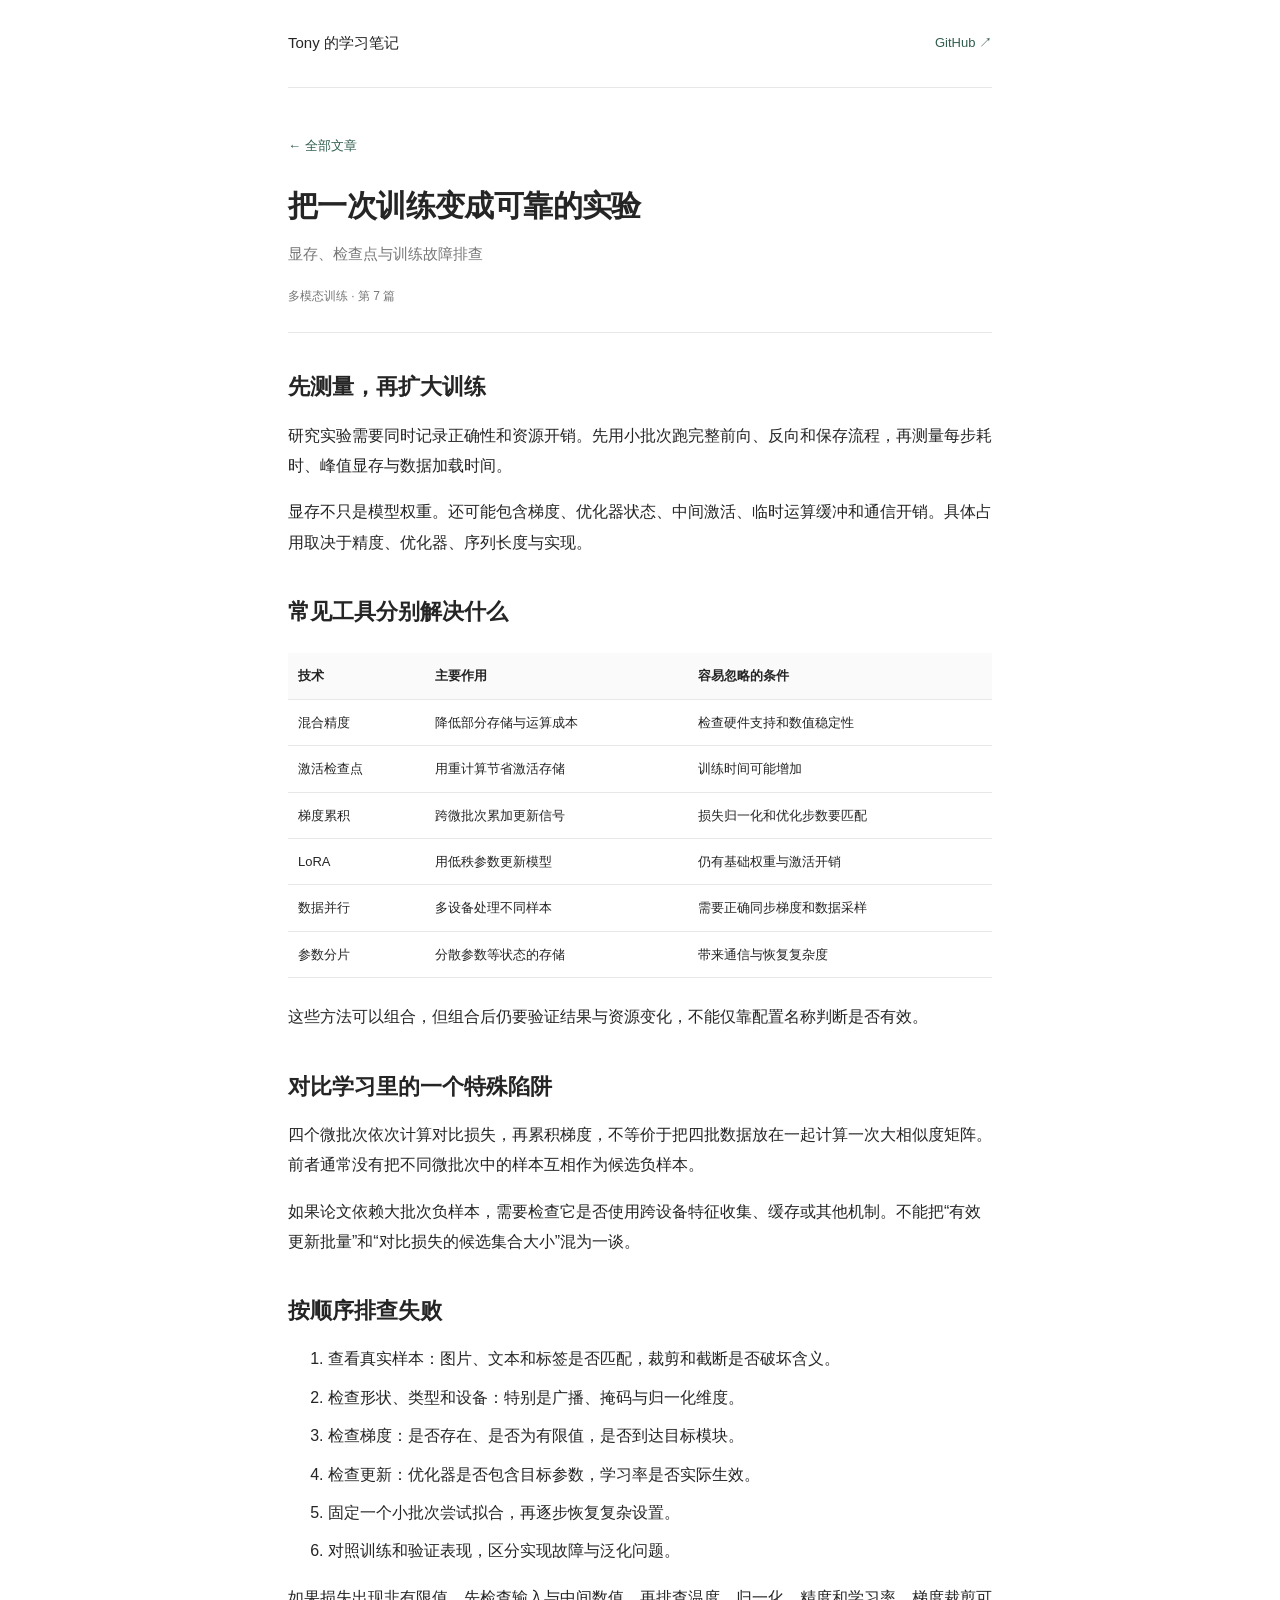
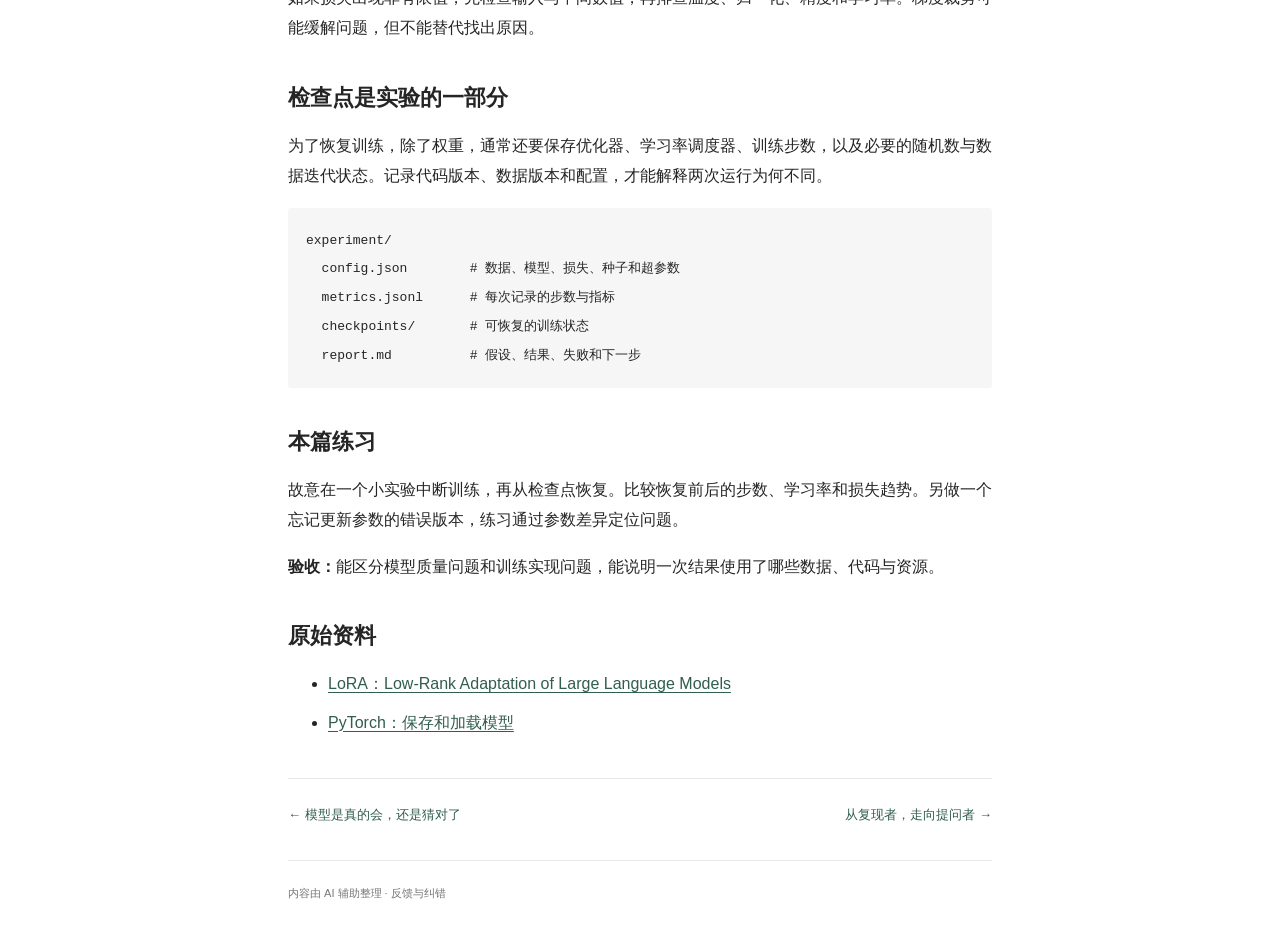
<file: posts/06-engineering.html>
<!doctype html>
<html lang="zh-CN"><head><meta charset="utf-8"><meta name="viewport" content="width=device-width, initial-scale=1">
<title>把一次训练变成可靠的实验 · Tony 的学习笔记</title><meta name="description" content="建立资源预算与排错顺序，理解混合精度、LoRA、梯度累积和分布式训练。">
<link rel="icon" href="../assets/favicon.svg" type="image/svg+xml"><link rel="stylesheet" href="../assets/style.css"></head>
<body><a class="skip" href="#main">跳到正文</a><header><a class="brand" href="../index.html">Tony 的学习笔记</a><a href="https://github.com/TonyHo0303">GitHub ↗</a></header>
<main id="main"><article><a class="back" href="../index.html">← 全部文章</a><h1>把一次训练变成可靠的实验</h1><p class="subtitle">显存、检查点与训练故障排查</p><p class="meta">多模态训练 · 第 7 篇</p><div class="article-body"><h2 id="先测量-再扩大训练">先测量，再扩大训练</h2>
<p>研究实验需要同时记录正确性和资源开销。先用小批次跑完整前向、反向和保存流程，再测量每步耗时、峰值显存与数据加载时间。</p>
<p>显存不只是模型权重。还可能包含梯度、优化器状态、中间激活、临时运算缓冲和通信开销。具体占用取决于精度、优化器、序列长度与实现。</p>
<h2 id="常见工具分别解决什么">常见工具分别解决什么</h2>
<div class="table-wrap"><table>
<thead>
<tr>
<th>技术</th>
<th>主要作用</th>
<th>容易忽略的条件</th>
</tr>
</thead>
<tbody>
<tr>
<td>混合精度</td>
<td>降低部分存储与运算成本</td>
<td>检查硬件支持和数值稳定性</td>
</tr>
<tr>
<td>激活检查点</td>
<td>用重计算节省激活存储</td>
<td>训练时间可能增加</td>
</tr>
<tr>
<td>梯度累积</td>
<td>跨微批次累加更新信号</td>
<td>损失归一化和优化步数要匹配</td>
</tr>
<tr>
<td>LoRA</td>
<td>用低秩参数更新模型</td>
<td>仍有基础权重与激活开销</td>
</tr>
<tr>
<td>数据并行</td>
<td>多设备处理不同样本</td>
<td>需要正确同步梯度和数据采样</td>
</tr>
<tr>
<td>参数分片</td>
<td>分散参数等状态的存储</td>
<td>带来通信与恢复复杂度</td>
</tr>
</tbody>
</table></div>
<p>这些方法可以组合，但组合后仍要验证结果与资源变化，不能仅靠配置名称判断是否有效。</p>
<h2 id="对比学习里的一个特殊陷阱">对比学习里的一个特殊陷阱</h2>
<p>四个微批次依次计算对比损失，再累积梯度，不等价于把四批数据放在一起计算一次大相似度矩阵。前者通常没有把不同微批次中的样本互相作为候选负样本。</p>
<p>如果论文依赖大批次负样本，需要检查它是否使用跨设备特征收集、缓存或其他机制。不能把“有效更新批量”和“对比损失的候选集合大小”混为一谈。</p>
<h2 id="按顺序排查失败">按顺序排查失败</h2>
<ol>
<li>查看真实样本：图片、文本和标签是否匹配，裁剪和截断是否破坏含义。</li>
<li>检查形状、类型和设备：特别是广播、掩码与归一化维度。</li>
<li>检查梯度：是否存在、是否为有限值，是否到达目标模块。</li>
<li>检查更新：优化器是否包含目标参数，学习率是否实际生效。</li>
<li>固定一个小批次尝试拟合，再逐步恢复复杂设置。</li>
<li>对照训练和验证表现，区分实现故障与泛化问题。</li>
</ol>
<p>如果损失出现非有限值，先检查输入与中间数值，再排查温度、归一化、精度和学习率。梯度裁剪可能缓解问题，但不能替代找出原因。</p>
<h2 id="检查点是实验的一部分">检查点是实验的一部分</h2>
<p>为了恢复训练，除了权重，通常还要保存优化器、学习率调度器、训练步数，以及必要的随机数与数据迭代状态。记录代码版本、数据版本和配置，才能解释两次运行为何不同。</p>
<pre><code class="language-text">experiment/
  config.json        # 数据、模型、损失、种子和超参数
  metrics.jsonl      # 每次记录的步数与指标
  checkpoints/       # 可恢复的训练状态
  report.md          # 假设、结果、失败和下一步
</code></pre>
<h2 id="本篇练习">本篇练习</h2>
<p>故意在一个小实验中断训练，再从检查点恢复。比较恢复前后的步数、学习率和损失趋势。另做一个忘记更新参数的错误版本，练习通过参数差异定位问题。</p>
<p><strong>验收：</strong>能区分模型质量问题和训练实现问题，能说明一次结果使用了哪些数据、代码与资源。</p>
<h2 id="原始资料">原始资料</h2>
<ul>
<li><a href="https://arxiv.org/abs/2106.09685">LoRA：Low-Rank Adaptation of Large Language Models</a></li>
<li><a href="https://docs.pytorch.org/tutorials/beginner/saving_loading_models.html">PyTorch：保存和加载模型</a></li>
</ul></div><nav class="pagination" aria-label="上一篇和下一篇"><a href="05-data-evaluation.html">← 模型是真的会，还是猜对了</a><a href="07-research.html">从复现者，走向提问者 →</a></nav></article></main><footer>内容由 AI 辅助整理 · <a href="https://github.com/TonyHo0303/TonyHo0303.github.io/issues">反馈与纠错</a></footer></body></html>
</file>
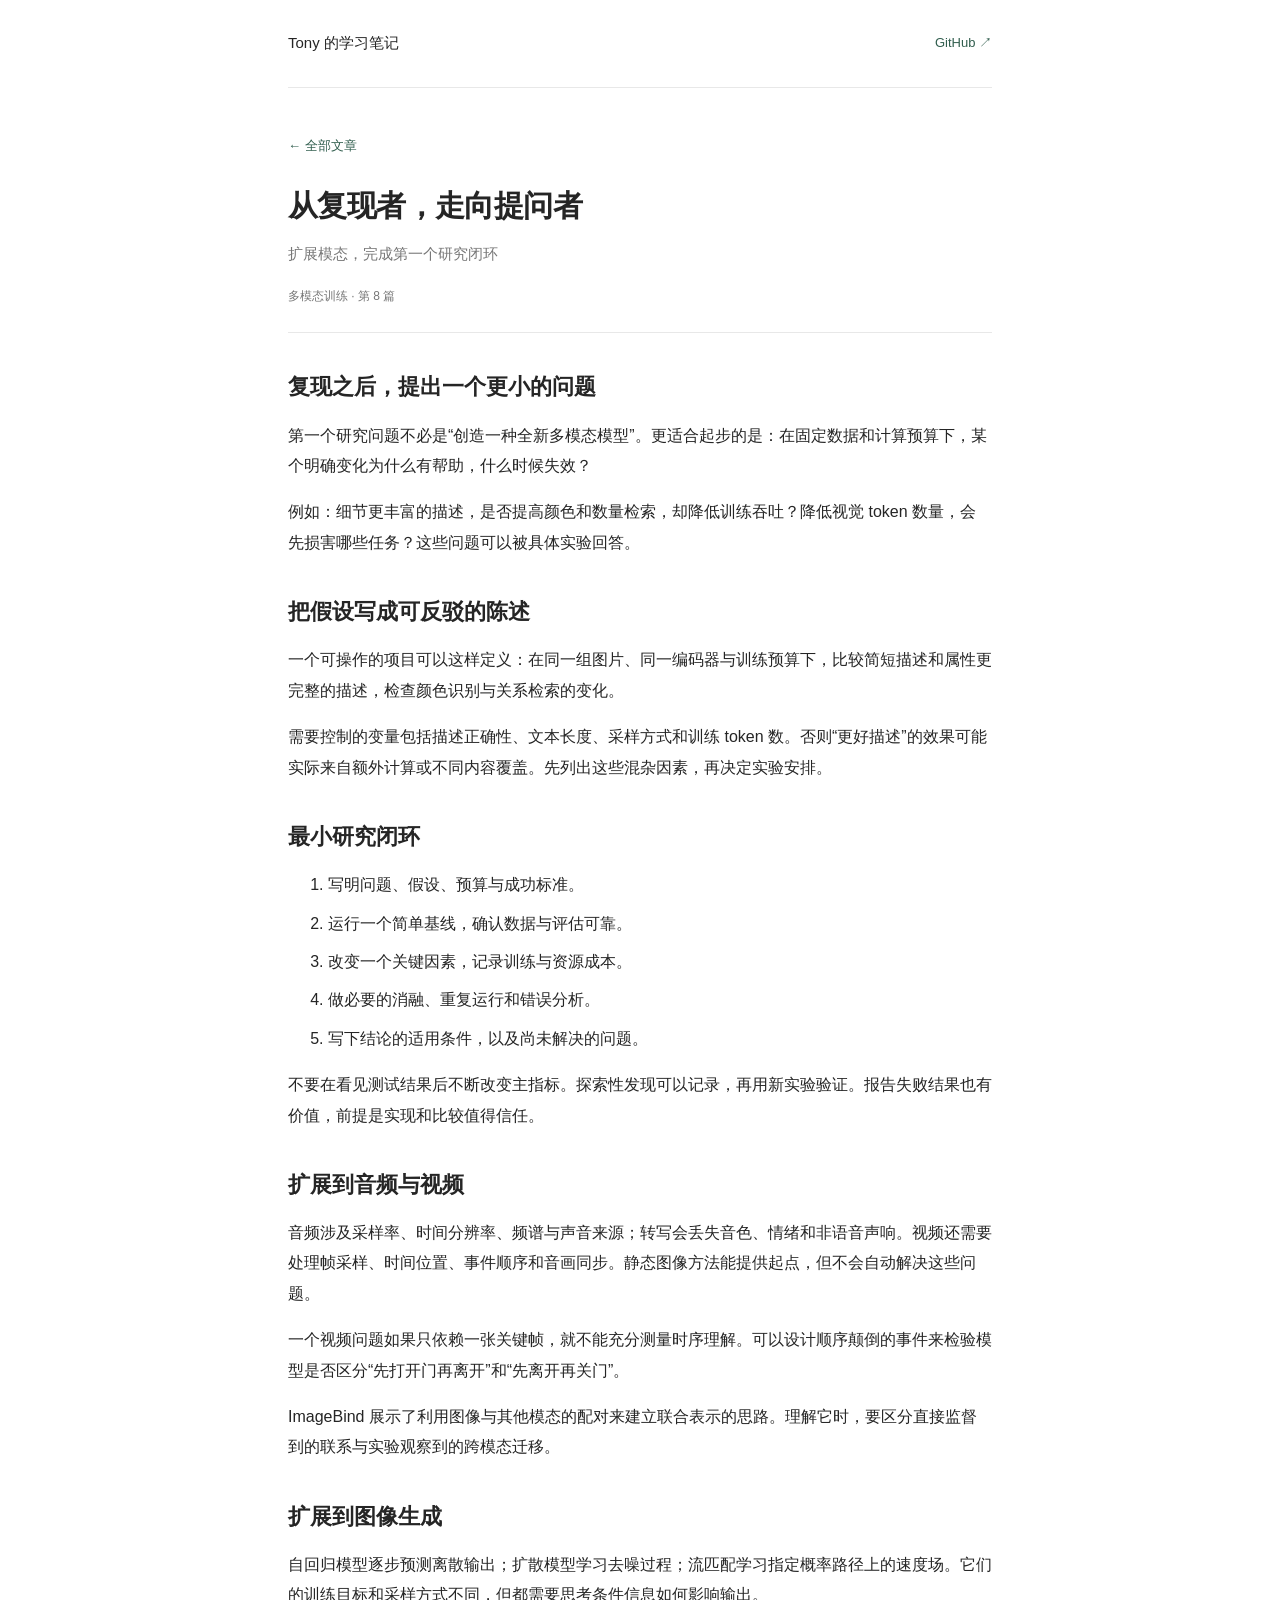
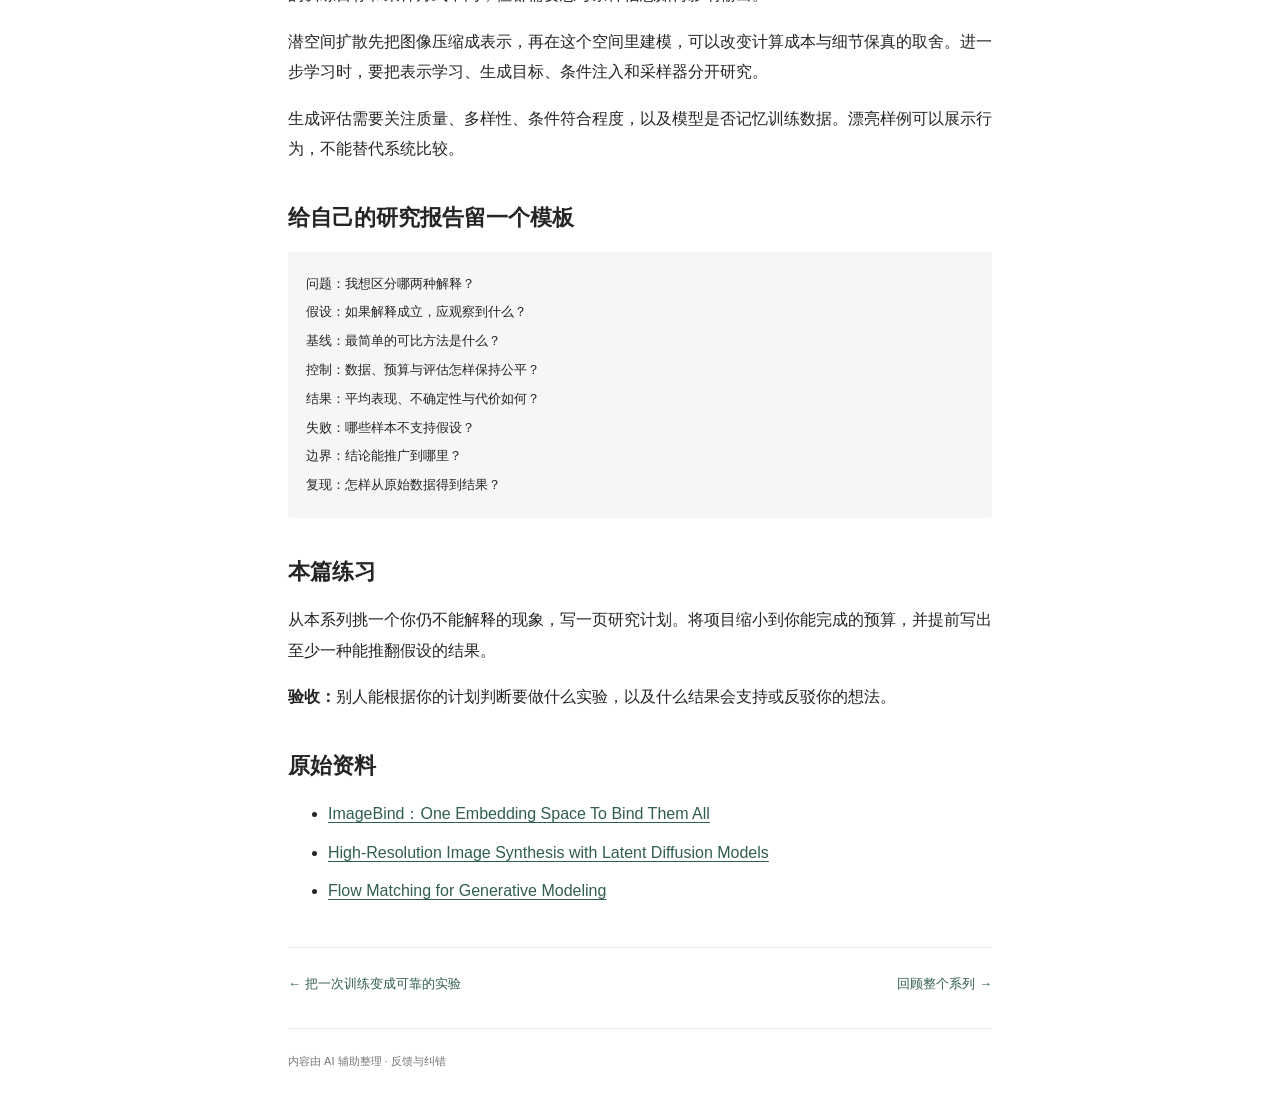
<file: posts/07-research.html>
<!doctype html>
<html lang="zh-CN"><head><meta charset="utf-8"><meta name="viewport" content="width=device-width, initial-scale=1">
<title>从复现者，走向提问者 · Tony 的学习笔记</title><meta name="description" content="认识音频、视频和生成方向，把一个小问题发展成可复现、有边界的研究结论。">
<link rel="icon" href="../assets/favicon.svg" type="image/svg+xml"><link rel="stylesheet" href="../assets/style.css"></head>
<body><a class="skip" href="#main">跳到正文</a><header><a class="brand" href="../index.html">Tony 的学习笔记</a><a href="https://github.com/TonyHo0303">GitHub ↗</a></header>
<main id="main"><article><a class="back" href="../index.html">← 全部文章</a><h1>从复现者，走向提问者</h1><p class="subtitle">扩展模态，完成第一个研究闭环</p><p class="meta">多模态训练 · 第 8 篇</p><div class="article-body"><h2 id="复现之后-提出一个更小的问题">复现之后，提出一个更小的问题</h2>
<p>第一个研究问题不必是“创造一种全新多模态模型”。更适合起步的是：在固定数据和计算预算下，某个明确变化为什么有帮助，什么时候失效？</p>
<p>例如：细节更丰富的描述，是否提高颜色和数量检索，却降低训练吞吐？降低视觉 token 数量，会先损害哪些任务？这些问题可以被具体实验回答。</p>
<h2 id="把假设写成可反驳的陈述">把假设写成可反驳的陈述</h2>
<p>一个可操作的项目可以这样定义：在同一组图片、同一编码器与训练预算下，比较简短描述和属性更完整的描述，检查颜色识别与关系检索的变化。</p>
<p>需要控制的变量包括描述正确性、文本长度、采样方式和训练 token 数。否则“更好描述”的效果可能实际来自额外计算或不同内容覆盖。先列出这些混杂因素，再决定实验安排。</p>
<h2 id="最小研究闭环">最小研究闭环</h2>
<ol>
<li>写明问题、假设、预算与成功标准。</li>
<li>运行一个简单基线，确认数据与评估可靠。</li>
<li>改变一个关键因素，记录训练与资源成本。</li>
<li>做必要的消融、重复运行和错误分析。</li>
<li>写下结论的适用条件，以及尚未解决的问题。</li>
</ol>
<p>不要在看见测试结果后不断改变主指标。探索性发现可以记录，再用新实验验证。报告失败结果也有价值，前提是实现和比较值得信任。</p>
<h2 id="扩展到音频与视频">扩展到音频与视频</h2>
<p>音频涉及采样率、时间分辨率、频谱与声音来源；转写会丢失音色、情绪和非语音声响。视频还需要处理帧采样、时间位置、事件顺序和音画同步。静态图像方法能提供起点，但不会自动解决这些问题。</p>
<p>一个视频问题如果只依赖一张关键帧，就不能充分测量时序理解。可以设计顺序颠倒的事件来检验模型是否区分“先打开门再离开”和“先离开再关门”。</p>
<p>ImageBind 展示了利用图像与其他模态的配对来建立联合表示的思路。理解它时，要区分直接监督到的联系与实验观察到的跨模态迁移。</p>
<h2 id="扩展到图像生成">扩展到图像生成</h2>
<p>自回归模型逐步预测离散输出；扩散模型学习去噪过程；流匹配学习指定概率路径上的速度场。它们的训练目标和采样方式不同，但都需要思考条件信息如何影响输出。</p>
<p>潜空间扩散先把图像压缩成表示，再在这个空间里建模，可以改变计算成本与细节保真的取舍。进一步学习时，要把表示学习、生成目标、条件注入和采样器分开研究。</p>
<p>生成评估需要关注质量、多样性、条件符合程度，以及模型是否记忆训练数据。漂亮样例可以展示行为，不能替代系统比较。</p>
<h2 id="给自己的研究报告留一个模板">给自己的研究报告留一个模板</h2>
<pre><code class="language-text">问题：我想区分哪两种解释？
假设：如果解释成立，应观察到什么？
基线：最简单的可比方法是什么？
控制：数据、预算与评估怎样保持公平？
结果：平均表现、不确定性与代价如何？
失败：哪些样本不支持假设？
边界：结论能推广到哪里？
复现：怎样从原始数据得到结果？
</code></pre>
<h2 id="本篇练习">本篇练习</h2>
<p>从本系列挑一个你仍不能解释的现象，写一页研究计划。将项目缩小到你能完成的预算，并提前写出至少一种能推翻假设的结果。</p>
<p><strong>验收：</strong>别人能根据你的计划判断要做什么实验，以及什么结果会支持或反驳你的想法。</p>
<h2 id="原始资料">原始资料</h2>
<ul>
<li><a href="https://arxiv.org/abs/2305.05665">ImageBind：One Embedding Space To Bind Them All</a></li>
<li><a href="https://arxiv.org/abs/2112.10752">High-Resolution Image Synthesis with Latent Diffusion Models</a></li>
<li><a href="https://arxiv.org/abs/2210.02747">Flow Matching for Generative Modeling</a></li>
</ul></div><nav class="pagination" aria-label="上一篇和下一篇"><a href="06-engineering.html">← 把一次训练变成可靠的实验</a><a href="../index.html#chapters">回顾整个系列 →</a></nav></article></main><footer>内容由 AI 辅助整理 · <a href="https://github.com/TonyHo0303/TonyHo0303.github.io/issues">反馈与纠错</a></footer></body></html>
</file>
<file: assets/style.css>
@charset "UTF-8";
:root{color-scheme:light;--ink:#252525;--muted:#777;--line:#e8e8e8;--link:#315e4e}
*{box-sizing:border-box}body{max-width:760px;margin:0 auto;padding:0 28px;background:#fff;color:var(--ink);font-family:-apple-system,BlinkMacSystemFont,"Segoe UI","PingFang SC","Microsoft YaHei",sans-serif;font-size:16px;line-height:1.9;-webkit-font-smoothing:antialiased}
a{color:var(--link);text-decoration:none}a:hover{text-decoration:underline;text-underline-offset:4px}a:focus-visible{outline:2px solid var(--link);outline-offset:5px}header{display:flex;justify-content:space-between;gap:20px;align-items:center;padding:29px 0;border-bottom:1px solid var(--line);font-size:13px}.brand{color:var(--ink);font-size:15px;font-weight:500}main{padding:42px 0 32px}h1{font-size:30px;line-height:1.5;font-weight:600;letter-spacing:-.6px;margin:0 0 12px}.intro p,.subtitle{color:var(--muted);margin:0;font-size:15px}.post-list{list-style:none;padding:0;margin:30px 0 0}.post-list li{display:flex;align-items:baseline;gap:19px;padding:17px 0}.number{color:#aaa;font-family:Consolas,monospace;font-size:12px}.post-list a{font-size:17px;color:var(--ink)}.post-list p{font-size:13px;color:var(--muted);margin:2px 0 0}.download{padding-top:27px;margin-top:23px;border-top:1px solid var(--line);font-size:13px}footer{border-top:1px solid var(--line);padding:22px 0 32px;font-size:11px;color:var(--muted)}footer a{color:var(--muted)}.back{display:inline-block;font-size:13px;margin-bottom:25px}.meta{font-size:12px;color:var(--muted);padding-bottom:25px;border-bottom:1px solid var(--line);margin:16px 0 30px}.article-body{overflow-wrap:anywhere}.article-body h2{font-size:22px;font-weight:600;line-height:1.6;margin:36px 0 15px}.article-body p{margin:16px 0}.article-body a{text-decoration:underline;text-underline-offset:3px}.article-body li{margin:8px 0}code{font:13px Consolas,monospace;background:#f5f5f5;padding:2px 5px;border-radius:3px}pre{background:#f6f6f6;padding:18px;overflow:auto;line-height:1.8;border-radius:3px}pre code{padding:0;background:transparent;white-space:pre}.table-wrap{overflow-x:auto;margin:24px 0}table{border-collapse:collapse;font-size:13px;text-align:left;width:100%;line-height:1.8}th,td{border-bottom:1px solid var(--line);padding:11px 10px;min-width:85px}th{font-weight:600;background:#fafafa}.formula{overflow-x:auto;margin:24px 0;padding:16px 18px;background:#f7f8f6}.formula>div{font-family:Cambria,"Times New Roman",serif;font-size:20px;white-space:nowrap}.formula p{font-size:12px;color:var(--muted);margin:10px 0 0}.concept-line{display:flex;flex-wrap:wrap;gap:12px;padding:15px 0;font-size:14px}.concept-line b{font-weight:400;color:var(--muted)}.pipeline{display:flex;flex-direction:column;gap:7px;font-size:14px;padding:15px 0}.pagination{display:flex;justify-content:space-between;gap:24px;border-top:1px solid var(--line);padding-top:24px;margin-top:40px;font-size:13px}.pagination a{flex:1}.pagination a:last-child{text-align:right}.skip{position:fixed;top:-100px;background:white;padding:10px}.skip:focus{top:0}
@media(max-width:600px){body{padding:0 22px;font-size:15px}header{padding:21px 0}main{padding-top:31px}h1{font-size:26px}.intro p,.subtitle{font-size:14px}.post-list li{gap:14px;padding:15px 0}.post-list a{font-size:16px}.post-list p{font-size:12px}.article-body h2{font-size:21px}.formula>div{font-size:17px}.pagination{font-size:12px}.formula{padding:15px}pre{padding:14px}}
@media print{header,footer,.back,.pagination{display:none}body{max-width:none;padding:0}pre,pre code{white-space:pre-wrap}.table-wrap{overflow:visible}}
</file>
